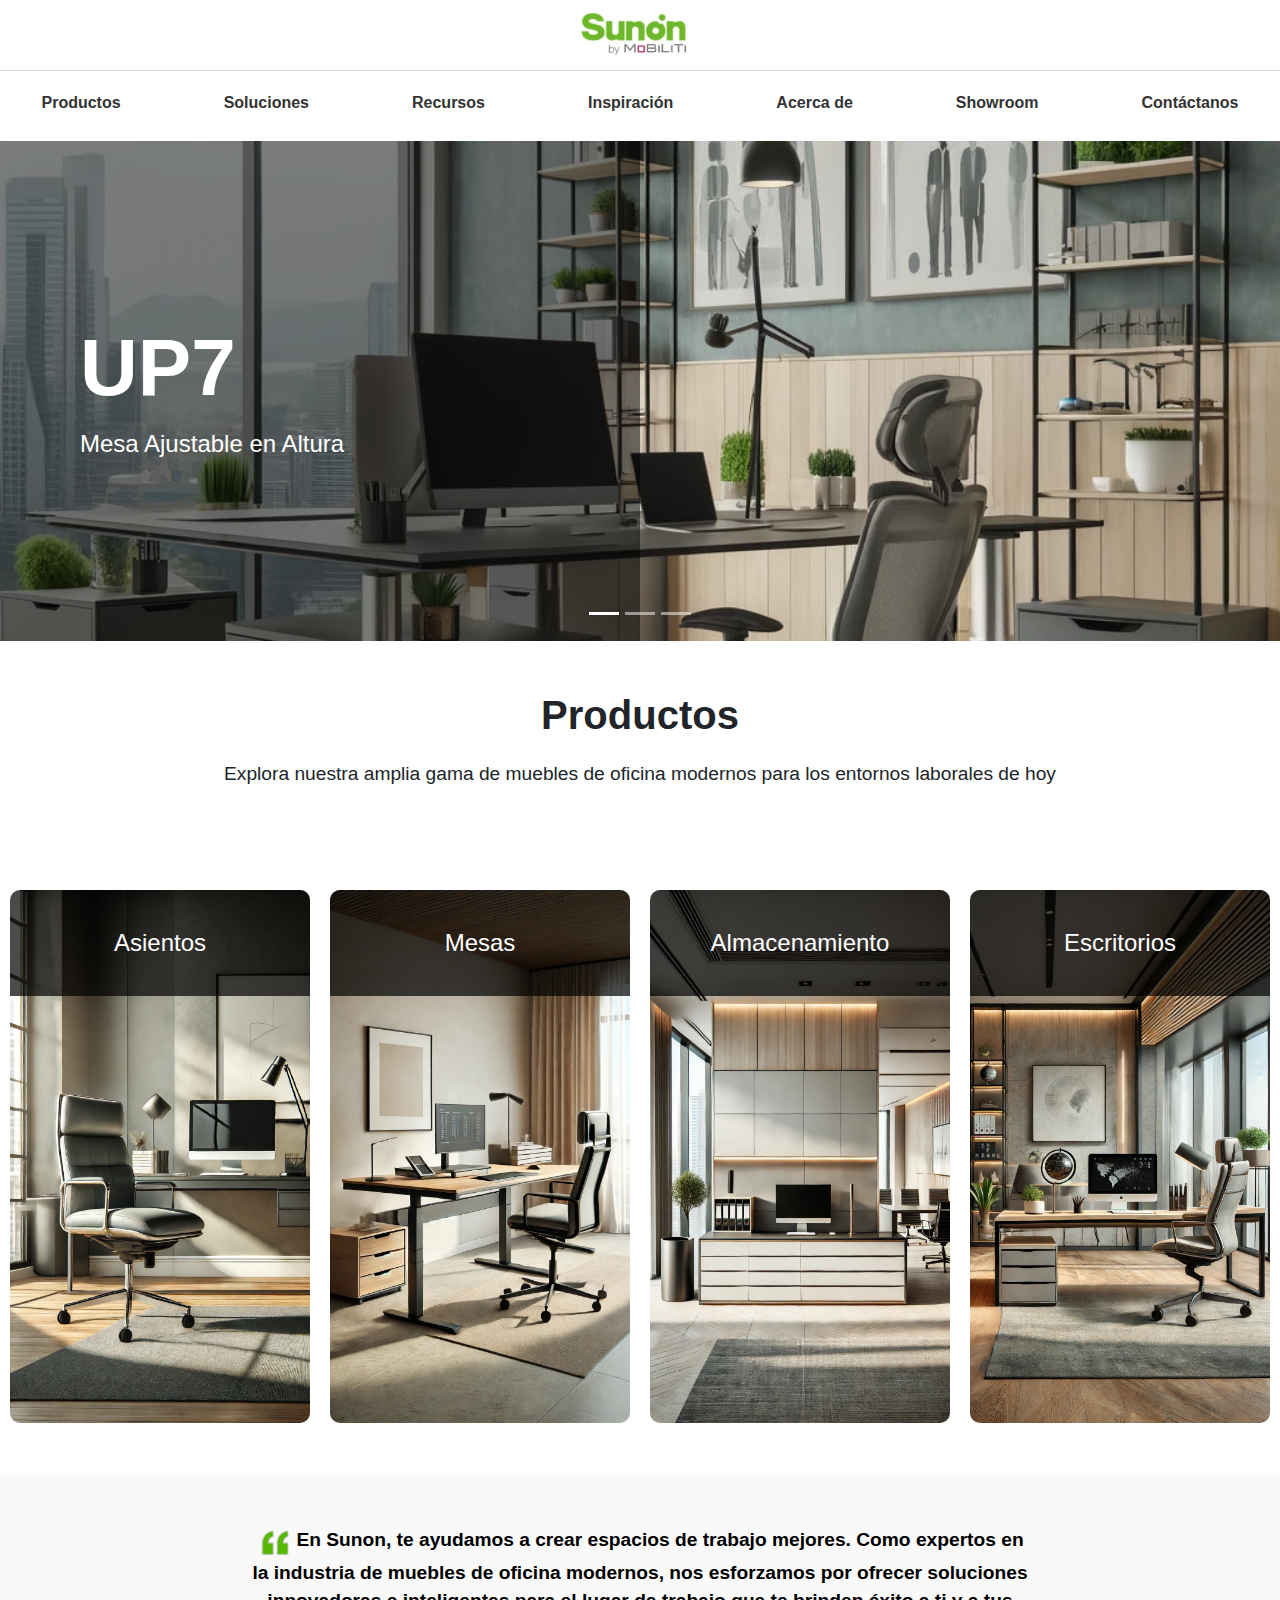
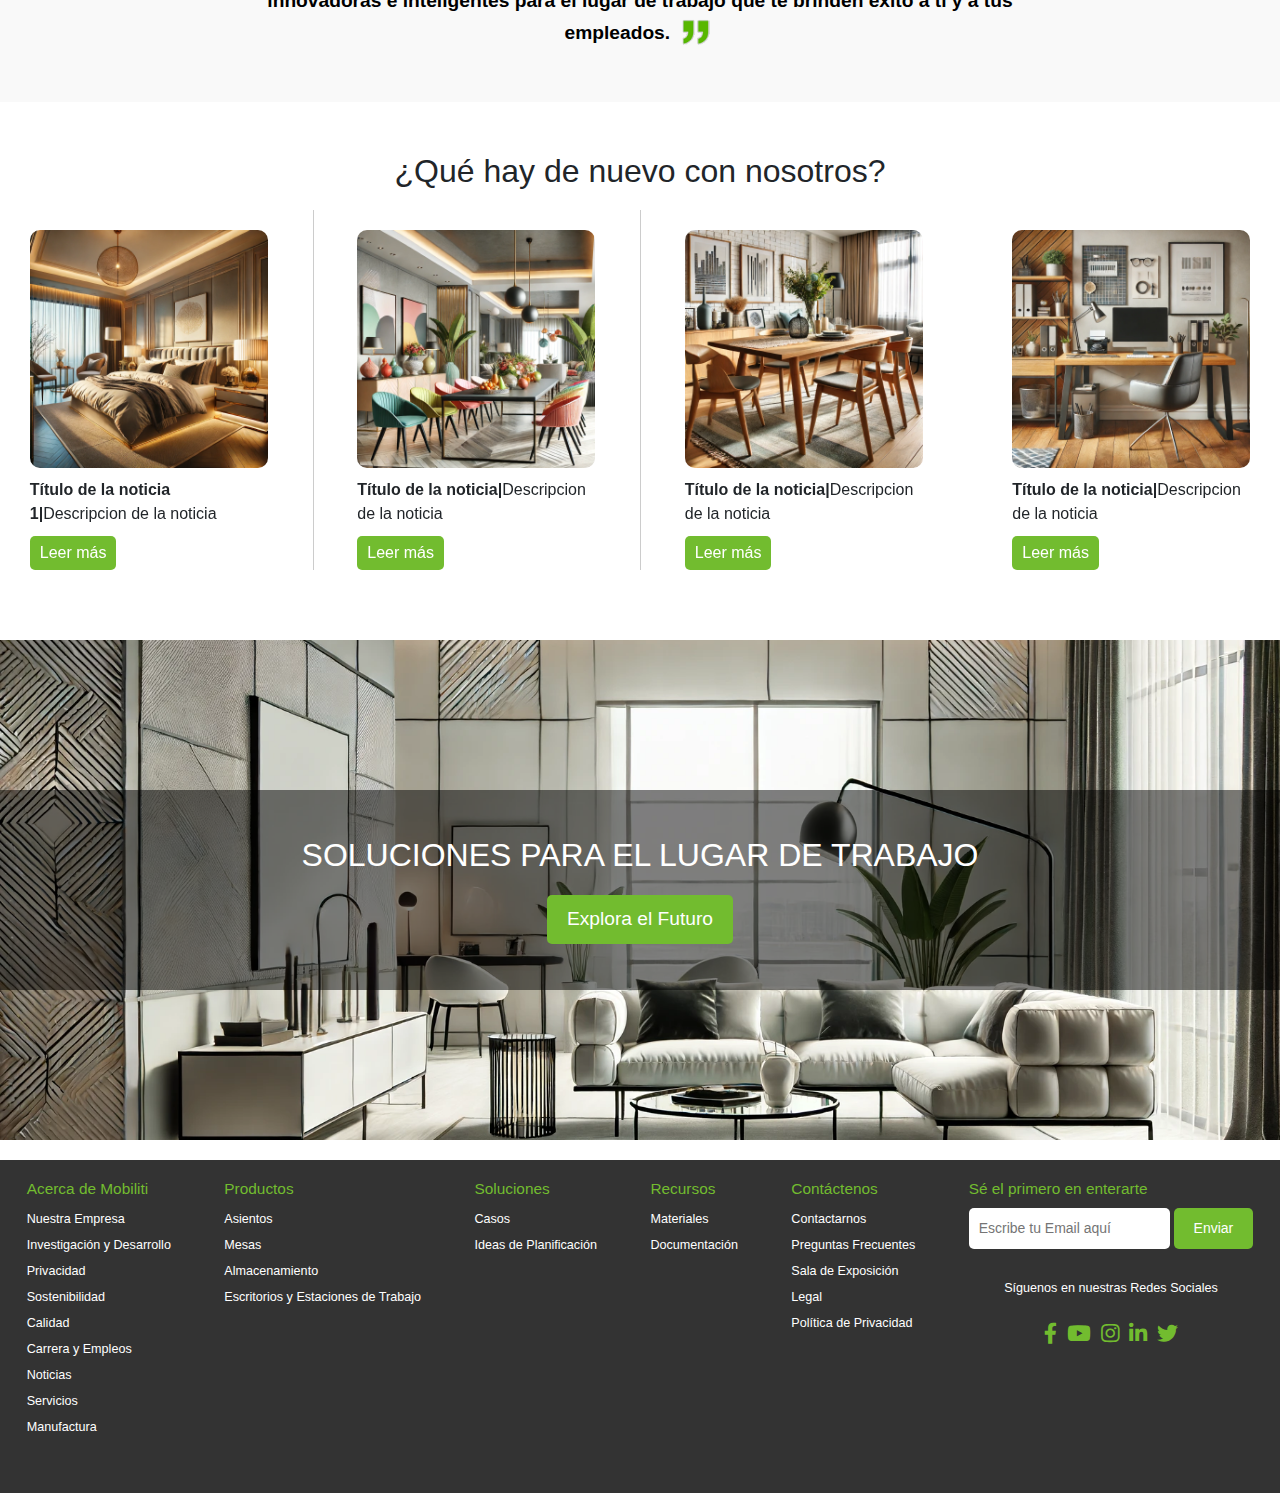
<file: index.html>
<!DOCTYPE html>
<html lang="es">
<head>
    <meta charset="UTF-8">
    <meta name="viewport" content="width=device-width, initial-scale=1.0">
    <title>Mobiliti</title>
    <link rel="stylesheet" href="css/styles.css">
    <link rel="stylesheet" href="https://maxcdn.bootstrapcdn.com/bootstrap/4.5.2/css/bootstrap.min.css">
    <link rel="stylesheet" href="https://cdnjs.cloudflare.com/ajax/libs/font-awesome/5.15.3/css/all.min.css">
</head>
<body>
    <header id="header"></header>

    <section class="hero">
        <div id="carouselExampleIndicators" class="carousel slide" data-ride="carousel">
            <ol class="carousel-indicators">
                <li data-target="#carouselExampleIndicators" data-slide-to="0" class="active"></li>
                <li data-target="#carouselExampleIndicators" data-slide-to="1"></li>
                <li data-target="#carouselExampleIndicators" data-slide-to="2"></li>
            </ol>
            <div class="carousel-inner">
                <div class="carousel-item active">
                    <div class="slide" style="background-image: url('images/Slider1.webp');">
                        <div class="overlay">
                            <div class="overlay-content">
                                <h1>UP7</h1>
                                <p>Mesa Ajustable en Altura</p>
                            </div>
                        </div>
                    </div>
                </div>
                <div class="carousel-item">
                    <div class="slide" style="background-image: url('images/Slider2.webp');">
                        <div class="overlay">
                            <div class="overlay-content">
                                <h1>Title 2</h1>
                                <p>Description 2</p>
                            </div>
                        </div>
                    </div>
                </div>
                <div class="carousel-item">
                    <div class="slide" style="background-image: url('images/Slider3.webp');">
                        <div class="overlay">
                            <div class="overlay-content">
                                <h1>Title 3</h1>
                                <p>Description 3</p>
                            </div>
                        </div>
                    </div>
                </div>
            </div>
            <a class="carousel-control-prev" href="#carouselExampleIndicators" role="button" data-slide="prev">
                <span class="carousel-control-prev-icon" aria-hidden="true"></span>
                <span class="sr-only">Previous</span>
            </a>
            <a class="carousel-control-next" href="#carouselExampleIndicators" role="button" data-slide="next">
                <span class="carousel-control-next-icon" aria-hidden="true"></span>
                <span class="sr-only">Next</span>
            </a>
        </div>
    </section>

    <section class="productos-info">
        <h2>Productos</h2>
        <p>Explora nuestra amplia gama de muebles de oficina modernos para los entornos laborales de hoy</p>
    </section>

    <section class="productos">
        <div class="categoria">
            <div class="categoria-item">
                <img src="images/asientos.jpg" alt="Asientos">
                <div class="overlay">
                    <h3>Asientos</h3>
                </div>
            </div>
            <div class="categoria-item">
                <img src="images/mesas.jpg" alt="Mesas">
                <div class="overlay">
                    <h3>Mesas</h3>
                </div>
            </div>
            <div class="categoria-item">
                <img src="images/almacenamiento.jpg" alt="Almacenamiento">
                <div class="overlay">
                    <h3>Almacenamiento</h3>
                </div>
            </div>
            <div class="categoria-item">
                <img src="images/escritorios.jpg" alt="Escritorios">
                <div class="overlay">
                    <h3>Escritorios</h3>
                </div>
            </div>
        </div>
    </section>

    <section class="about">
        <blockquote>
            <span><img src="images/InicioComillas.png" alt="Inicio comillas" class="comilla inicio">En Sunon, te ayudamos a crear espacios de trabajo mejores. Como expertos en la industria de muebles de oficina modernos, nos esforzamos por ofrecer soluciones innovadoras e inteligentes para el lugar de trabajo que te brinden éxito a ti y a tus empleados. <img src="images/FinComillas.png" alt="Fin comillas" class="comilla fin"></span>
        </blockquote>
    </section>

    <section class="news">
        <h2>¿Qué hay de nuevo con nosotros?</h2>
        <div id="newsCarousel" class="carousel slide" data-ride="carousel">
            <div class="carousel-inner">
                <div class="carousel-item active">
                    <div class="row">
                        <div class="col-md-3">
                            <div class="news-item">
                                <img src="images/news1.jpg" alt="News 1">
                                <p><strong>Título de la noticia 1|</strong>Descripcion de la noticia</p>
                                <a href="#">Leer más</a>
                            </div>
                        </div>
                        <div class="col-md-3">
                            <div class="news-item">
                                <img src="images/news2.jpg" alt="News 2">
                                <p><strong>Título de la noticia|</strong>Descripcion de la noticia</p>
                                <a href="#">Leer más</a>
                            </div>
                        </div>
                        <div class="col-md-3">
                            <div class="news-item">
                                <img src="images/news3.jpg" alt="News 3">
                                <p><strong>Título de la noticia|</strong>Descripcion de la noticia</p>
                                <a href="#">Leer más</a>
                            </div>
                        </div>
                        <div class="col-md-3">
                            <div class="news-item">
                                <img src="images/news4.jpg" alt="News 4">
                                <p><strong>Título de la noticia|</strong>Descripcion de la noticia</p>
                                <a href="#">Leer más</a>
                            </div>
                        </div>
                    </div>
                </div>
                <div class="carousel-item">
                    <div class="row">
                        <div class="col-md-3">
                            <div class="news-item">
                                <img src="images/news5.jpg" alt="News 5">
                                <p><strong>Título de la noticia|</strong>Descripcion de la noticia</p>
                                <a href="#">Leer más</a>
                            </div>
                        </div>
                        <div class="col-md-3">
                            <div class="news-item">
                                <img src="images/news6.jpg" alt="News 6">
                                <p><strong>Título de la noticia|</strong>Descripcion de la noticia</p>
                                <a href="#">Leer más</a>
                            </div>
                        </div>
                        <div class="col-md-3">
                            <div class="news-item">
                                <img src="images/news7.jpg" alt="News 7">
                                <p><strong>Título de la noticia|</strong>Descripcion de la noticia</p>
                                <a href="#">Leer más</a>
                            </div>
                        </div>
                        <div class="col-md-3">
                            <div class="news-item">
                                <img src="images/news8.jpg" alt="News 8">
                                <p><strong>Título de la noticia|</strong>Descripcion de la noticia</p>
                                <a href="#">Leer más</a>
                            </div>
                        </div>
                    </div>
                </div>
            </div>
            <div class="carousel-controls">
                <a class="carousel-control-prev" href="#newsCarousel" role="button" data-slide="prev">
                    <span class="carousel-control-prev-icon" aria-hidden="true"></span>
                    <span class="sr-only">Previous</span>
                </a>
                <a class="carousel-control-next" href="#newsCarousel" role="button" data-slide="next">
                    <span class="carousel-control-next-icon" aria-hidden="true"></span>
                    <span class="sr-only">Next</span>
                </a>
            </div>
        </div>
    </section>
    

    <section class="solutions-hero">
        <div class="solutions-hero-image" style="background-image: url('images/Explora.webp');">
            <div class="solutions-hero-overlay">
                <h2>SOLUCIONES PARA EL LUGAR DE TRABAJO</h2>
                <a href="#" class="solutions-hero-button">Explora el Futuro</a>
            </div>
        </div>
    </section>

    <footer id="footer"></footer>
    

    <script src="https://code.jquery.com/jquery-3.5.1.min.js"></script>
    <script src="https://cdn.jsdelivr.net/npm/@popperjs/core@2.9.2/dist/umd/popper.min.js"></script>
    <script src="https://maxcdn.bootstrapcdn.com/bootstrap/4.5.2/js/bootstrap.min.js"></script>
    <script src="js/main.js"></script>
</body>
</html>
</file>
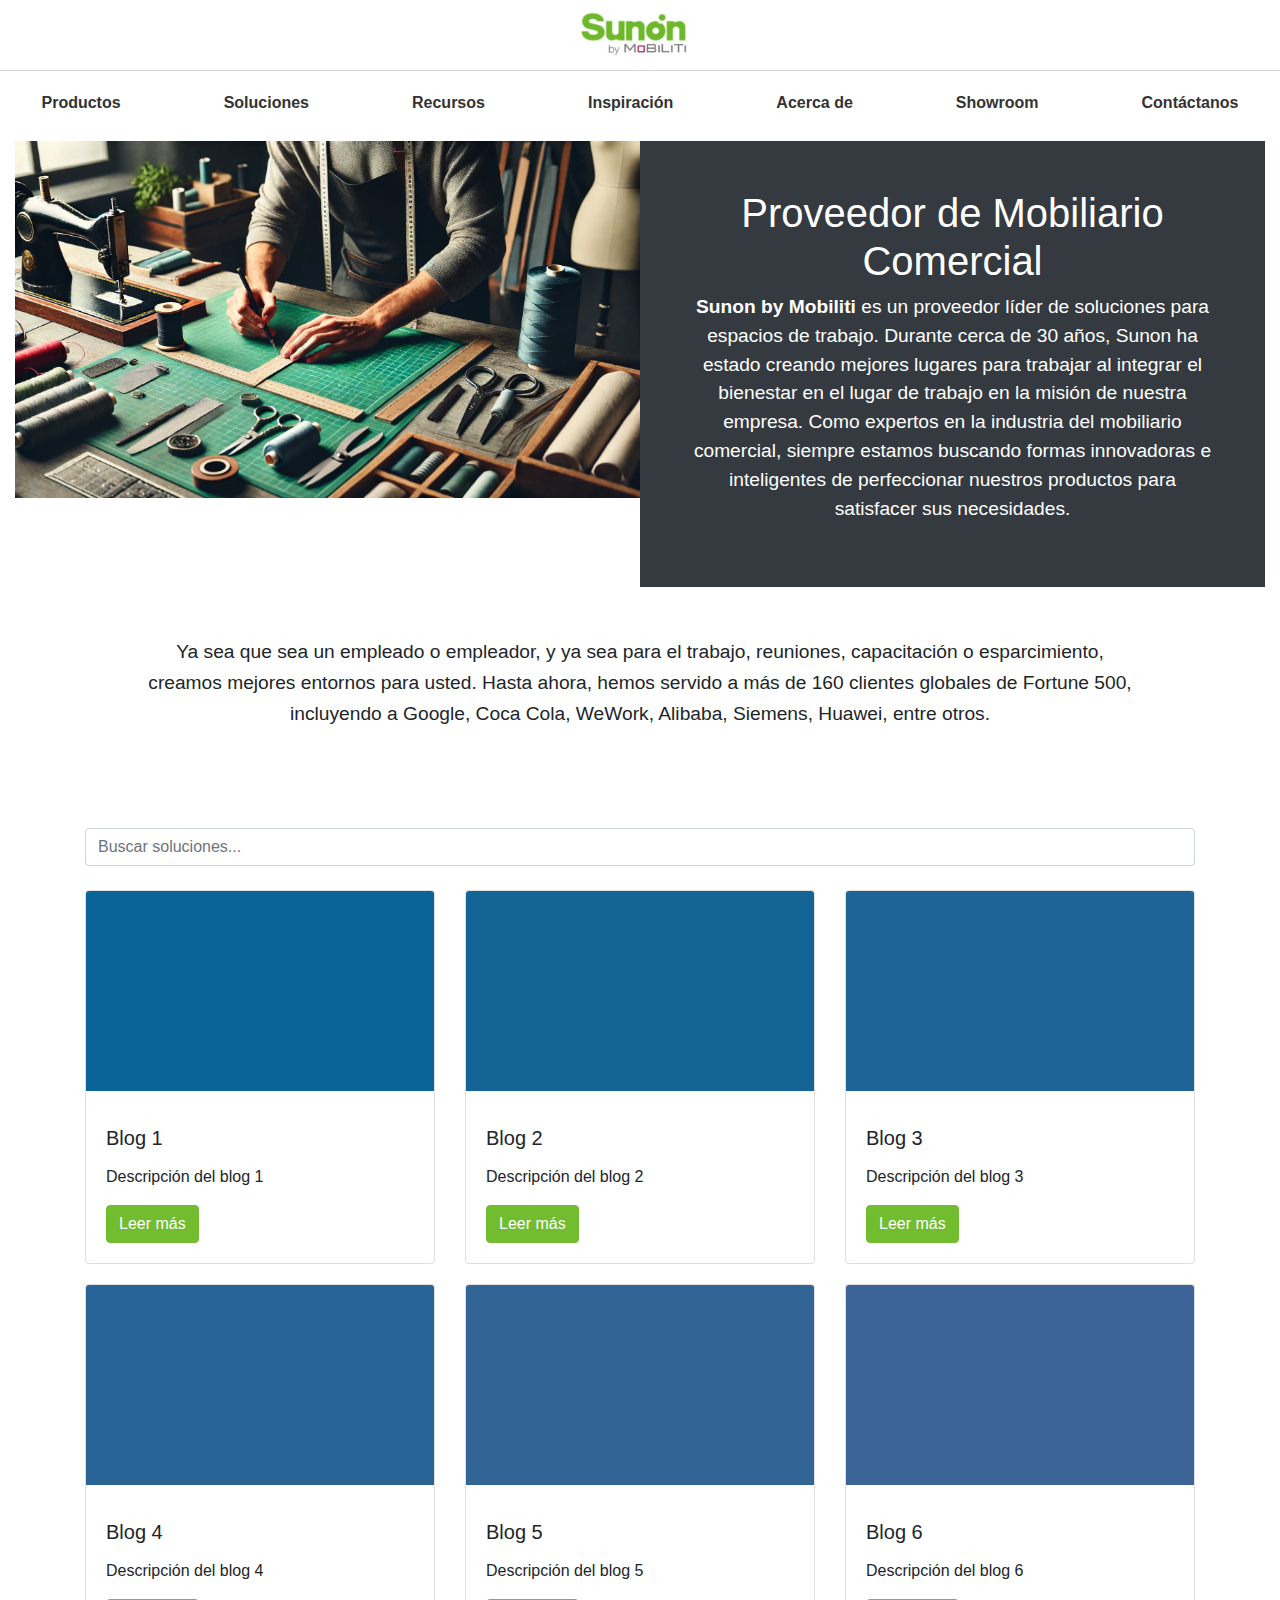
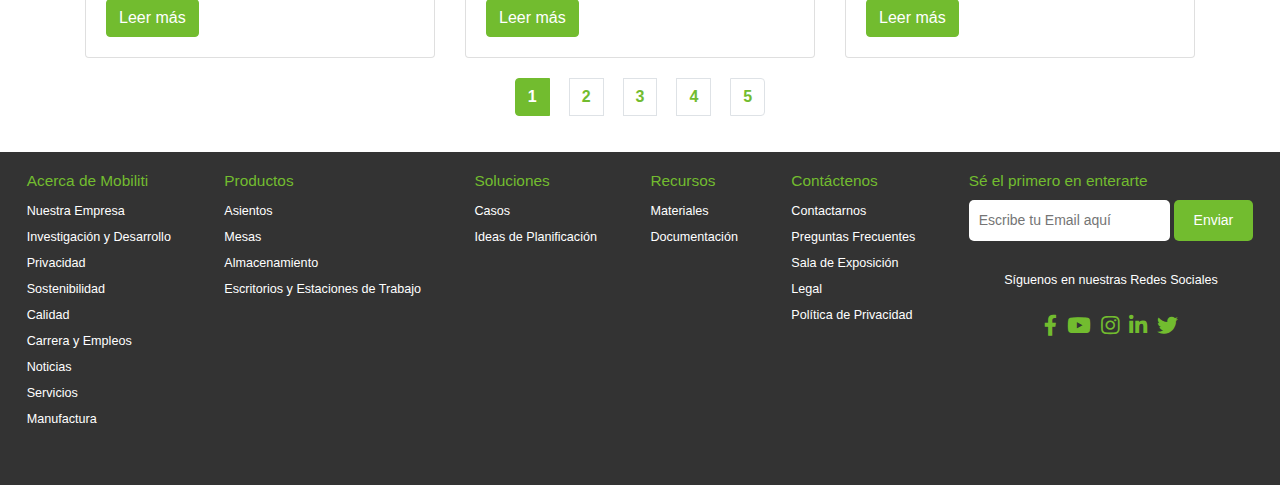
<file: about.html>
<!DOCTYPE html>
<html lang="es">
<head>
    <meta charset="UTF-8">
    <meta name="viewport" content="width=device-width, initial-scale=1.0">
    <title>Mobiliti</title>
    <link rel="stylesheet" href="css/styles.css">
    <link rel="stylesheet" href="https://maxcdn.bootstrapcdn.com/bootstrap/4.5.2/css/bootstrap.min.css">
    <link rel="stylesheet" href="https://cdnjs.cloudflare.com/ajax/libs/font-awesome/5.15.3/css/all.min.css">
    <link rel="stylesheet" href="css/about.css">
</head>
<body>
    <header id="header"></header>

    <div class="container-fluid">
        <div class="row no-gutters">
            <div class="col-md-6">
                <img src="images/about.webp" alt="Workshop" class="img-fluid">
            </div>
            <div class="col-md-6 d-flex align-items-center">
                <div class="hover-box text-center text-white p-5 w-100 h-100">
                    <h2>Proveedor de Mobiliario Comercial</h2>
                    <p><strong>Sunon by Mobiliti</strong> es un proveedor líder de soluciones para espacios de trabajo. Durante cerca de 30 años, Sunon ha estado creando mejores lugares para trabajar al integrar el bienestar en el lugar de trabajo en la misión de nuestra empresa. Como expertos en la industria del mobiliario comercial, siempre estamos buscando formas innovadoras e inteligentes de perfeccionar nuestros productos para satisfacer sus necesidades.</p>
                </div>
            </div>
        </div>
    </div>
    <section class="productos-info">
        <p>Ya sea que sea un empleado o empleador, y ya sea para el trabajo, reuniones, capacitación o esparcimiento, creamos mejores entornos para usted. Hasta ahora, hemos servido a más de 160 clientes globales de Fortune 500, incluyendo a Google, Coca Cola, WeWork, Alibaba, Siemens, Huawei, entre otros.</p>
    </section>

    <div class="container mt-5">
        <div class="row">
            <div class="col-12">
                <input id="search-input" type="text" class="form-control mb-4" placeholder="Buscar soluciones...">
            </div>
        </div>
        <div id="solutions" class="row">
            <!-- Las tarjetas de soluciones se agregarán aquí dinámicamente -->
        </div>
        <div class="row">
            <div class="col-12">
                <nav aria-label="Page navigation">
                    <ul class="pagination justify-content-center">
                        <!-- La paginación se generará aquí dinámicamente -->
                    </ul>
                </nav>
            </div>
        </div>
    </div>

    
    <footer id="footer"></footer>

    <script src="https://code.jquery.com/jquery-3.5.1.slim.min.js"></script>
    <script src="https://cdn.jsdelivr.net/npm/@popperjs/core@2.9.2/dist/umd/popper.min.js"></script>
    <script src="https://maxcdn.bootstrapcdn.com/bootstrap/4.5.2/js/bootstrap.min.js"></script>
    <script src="js/about.js"></script>
    <script src="js/main.js"></script>
</body>
</html>
</file>
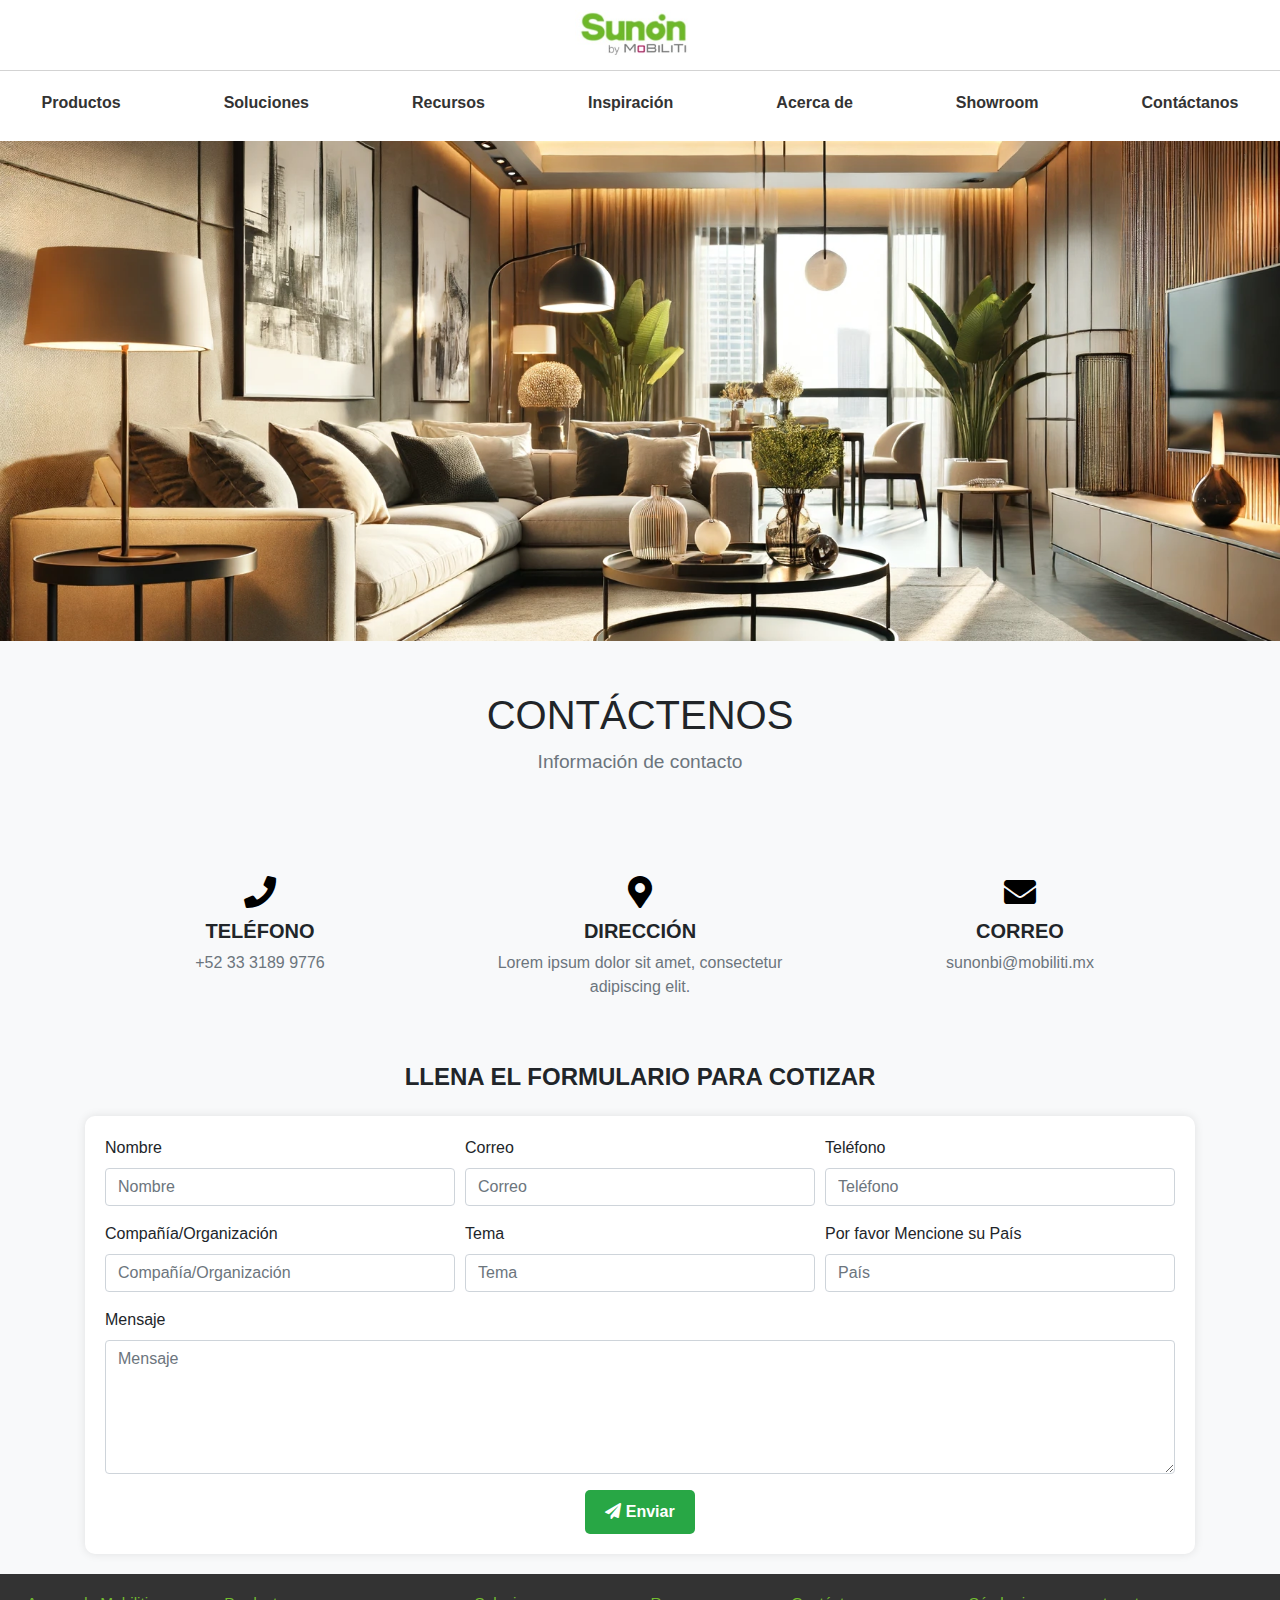
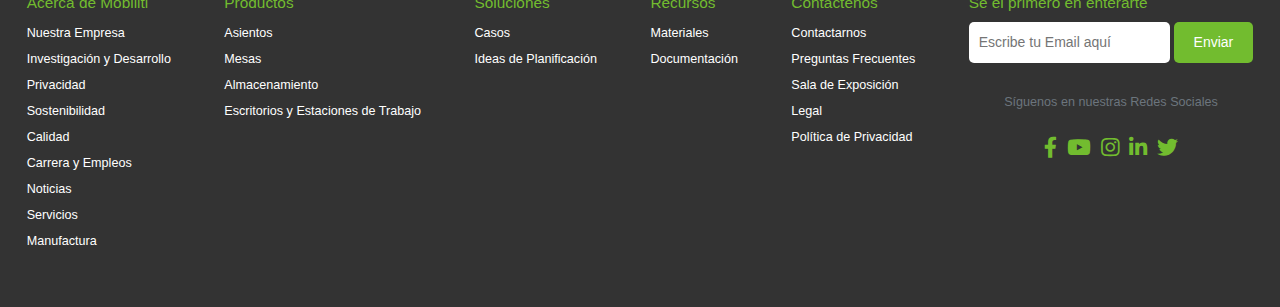
<file: contact.html>
<!DOCTYPE html>
<html lang="es">
<head>
    <meta charset="UTF-8">
    <meta name="viewport" content="width=device-width, initial-scale=1.0">
    <title>Mobiliti</title>
    <link rel="stylesheet" href="css/styles.css">
    <link rel="stylesheet" href="https://maxcdn.bootstrapcdn.com/bootstrap/4.5.2/css/bootstrap.min.css">
    <link rel="stylesheet" href="https://cdnjs.cloudflare.com/ajax/libs/font-awesome/5.15.3/css/all.min.css">
    <link rel="stylesheet" href="css/contact.css">
</head>
<body>
    <header id="header"></header>

    <section class="hero">
        <div id="carouselExampleIndicators" class="carousel slide" data-ride="carousel">
            <div class="carousel-inner">
                <div class="carousel-item active">
                    <div class="slide" style="background-image: url('images/productos.webp');">                       
                    </div>
                </div>
            </div>
        </div>
    </section>

    <section class="productos-info">
        <h1>CONTÁCTENOS</h1>
        <p>Información de contacto</p>
    </section>

    <div class="container mt-5">
        <div class="row text-center">
            <div class="col-md-4">
                <i class="fas fa-phone fa-2x"></i>
                <h5 class="mt-2">TELÉFONO</h5>
                <p>+52 33 3189 9776</p>
            </div>
            <div class="col-md-4">
                <i class="fas fa-map-marker-alt fa-2x"></i>
                <h5 class="mt-2">DIRECCIÓN</h5>
                <p>Lorem ipsum dolor sit amet, consectetur adipiscing elit.</p>
            </div>
            <div class="col-md-4">
                <i class="fas fa-envelope fa-2x"></i>
                <h5 class="mt-2">CORREO</h5>
                <p>sunonbi@mobiliti.mx</p>
            </div>
        </div>
    </div>

    <div class="container mt-5">
        <h2 class="text-center mb-4">LLENA EL FORMULARIO PARA COTIZAR</h2>
        <form id="contactForm">
            <div class="form-row">
                <div class="form-group col-md-4">
                    <label for="name">Nombre</label>
                    <input type="text" class="form-control" id="name" placeholder="Nombre">
                </div>
                <div class="form-group col-md-4">
                    <label for="email">Correo</label>
                    <input type="email" class="form-control" id="email" placeholder="Correo">
                </div>
                <div class="form-group col-md-4">
                    <label for="phone">Teléfono</label>
                    <input type="tel" class="form-control" id="phone" placeholder="Teléfono">
                </div>
            </div>
            <div class="form-row">
                <div class="form-group col-md-4">
                    <label for="company">Compañía/Organización</label>
                    <input type="text" class="form-control" id="company" placeholder="Compañía/Organización">
                </div>
                <div class="form-group col-md-4">
                    <label for="subject">Tema</label>
                    <input type="text" class="form-control" id="subject" placeholder="Tema">
                </div>
                <div class="form-group col-md-4">
                    <label for="country">Por favor Mencione su País</label>
                    <input type="text" class="form-control" id="country" placeholder="País">
                </div>
            </div>
            <div class="form-group">
                <label for="message">Mensaje</label>
                <textarea class="form-control" id="message" rows="5" placeholder="Mensaje"></textarea>
            </div>
            <div class="text-center">
                <button type="submit" class="btn btn-success"><i class="fas fa-paper-plane"></i> Enviar</button>
            </div>
        </form>
    </div>
    

    
    <footer id="footer"></footer>

    <script src="https://code.jquery.com/jquery-3.5.1.slim.min.js"></script>
    <script src="https://cdn.jsdelivr.net/npm/@popperjs/core@2.9.2/dist/umd/popper.min.js"></script>
    <script src="https://maxcdn.bootstrapcdn.com/bootstrap/4.5.2/js/bootstrap.min.js"></script>
    <script src="js/main.js"></script>
</body>
</html>
</file>
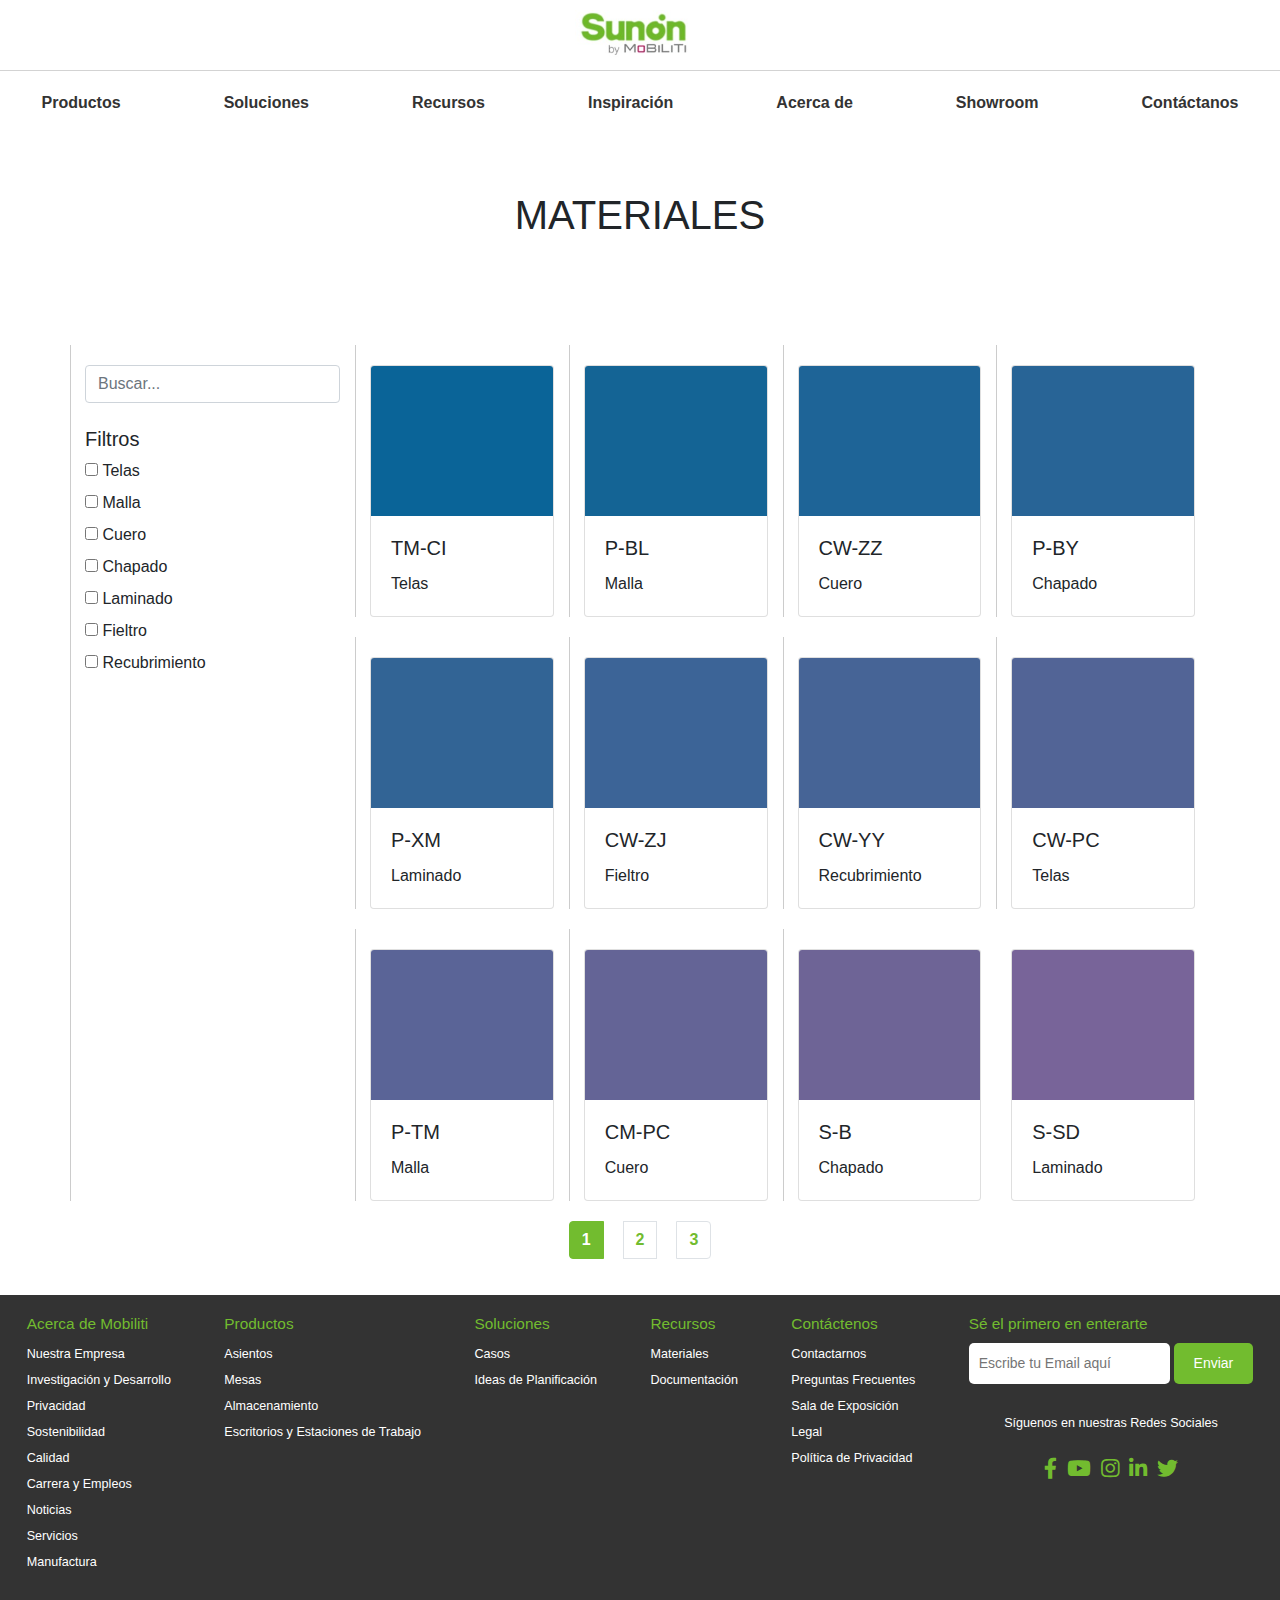
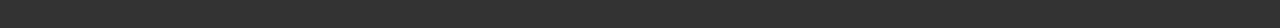
<file: materials.html>
<!DOCTYPE html>
<html lang="es">
<head>
    <meta charset="UTF-8">
    <meta name="viewport" content="width=device-width, initial-scale=1.0">
    <title>Mobiliti</title>
    <link rel="stylesheet" href="css/styles.css">
    <link rel="stylesheet" href="https://maxcdn.bootstrapcdn.com/bootstrap/4.5.2/css/bootstrap.min.css">
    <link rel="stylesheet" href="https://cdnjs.cloudflare.com/ajax/libs/font-awesome/5.15.3/css/all.min.css">
    <link rel="stylesheet" href="css/materials.css">
</head>
<body>
    <header id="header"></header>

    <section class="productos-info">
        <h1>MATERIALES</h1>
    </section>

    <div class="container mt-5">
        <div class="row">
            <div class="col-md-3 filter-section">
                <input id="search-input" type="text" class="form-control mb-4" placeholder="Buscar...">
                <h5>Filtros</h5>
                <div>
                    <input type="checkbox" id="filtro-telas" value="Telas">
                    <label for="filtro-telas"> Telas</label><br>
                    <input type="checkbox" id="filtro-malla" value="Malla">
                    <label for="filtro-malla"> Malla</label><br>
                    <input type="checkbox" id="filtro-cuero" value="Cuero">
                    <label for="filtro-cuero"> Cuero</label><br>
                    <input type="checkbox" id="filtro-chapado" value="Chapado">
                    <label for="filtro-chapado"> Chapado</label><br>
                    <input type="checkbox" id="filtro-laminado" value="Laminado">
                    <label for="filtro-laminado"> Laminado</label><br>
                    <input type="checkbox" id="filtro-fieltro" value="Fieltro">
                    <label for="filtro-fieltro"> Fieltro</label><br>
                    <input type="checkbox" id="filtro-recubrimiento" value="Recubrimiento">
                    <label for="filtro-recubrimiento"> Recubrimiento</label><br>
                </div>
            </div>
            <div class="col-md-9">
                <div id="materials" class="row">
                    <!-- Las tarjetas de materiales se agregarán aquí dinámicamente -->
                </div>             
            </div>
            <div class="col-12">
                <nav aria-label="Page navigation">
                    <ul class="pagination justify-content-center">
                        <!-- La paginación se generará aquí dinámicamente -->
                    </ul>
                </nav>
            </div>
        </div>
    </div>

    
    <footer id="footer"></footer>

    <script src="https://code.jquery.com/jquery-3.5.1.slim.min.js"></script>
    <script src="https://cdn.jsdelivr.net/npm/@popperjs/core@2.9.2/dist/umd/popper.min.js"></script>
    <script src="https://maxcdn.bootstrapcdn.com/bootstrap/4.5.2/js/bootstrap.min.js"></script>
    <script src="js/materials.js"></script>
    <script src="js/main.js"></script>
</body>
</html>
</file>
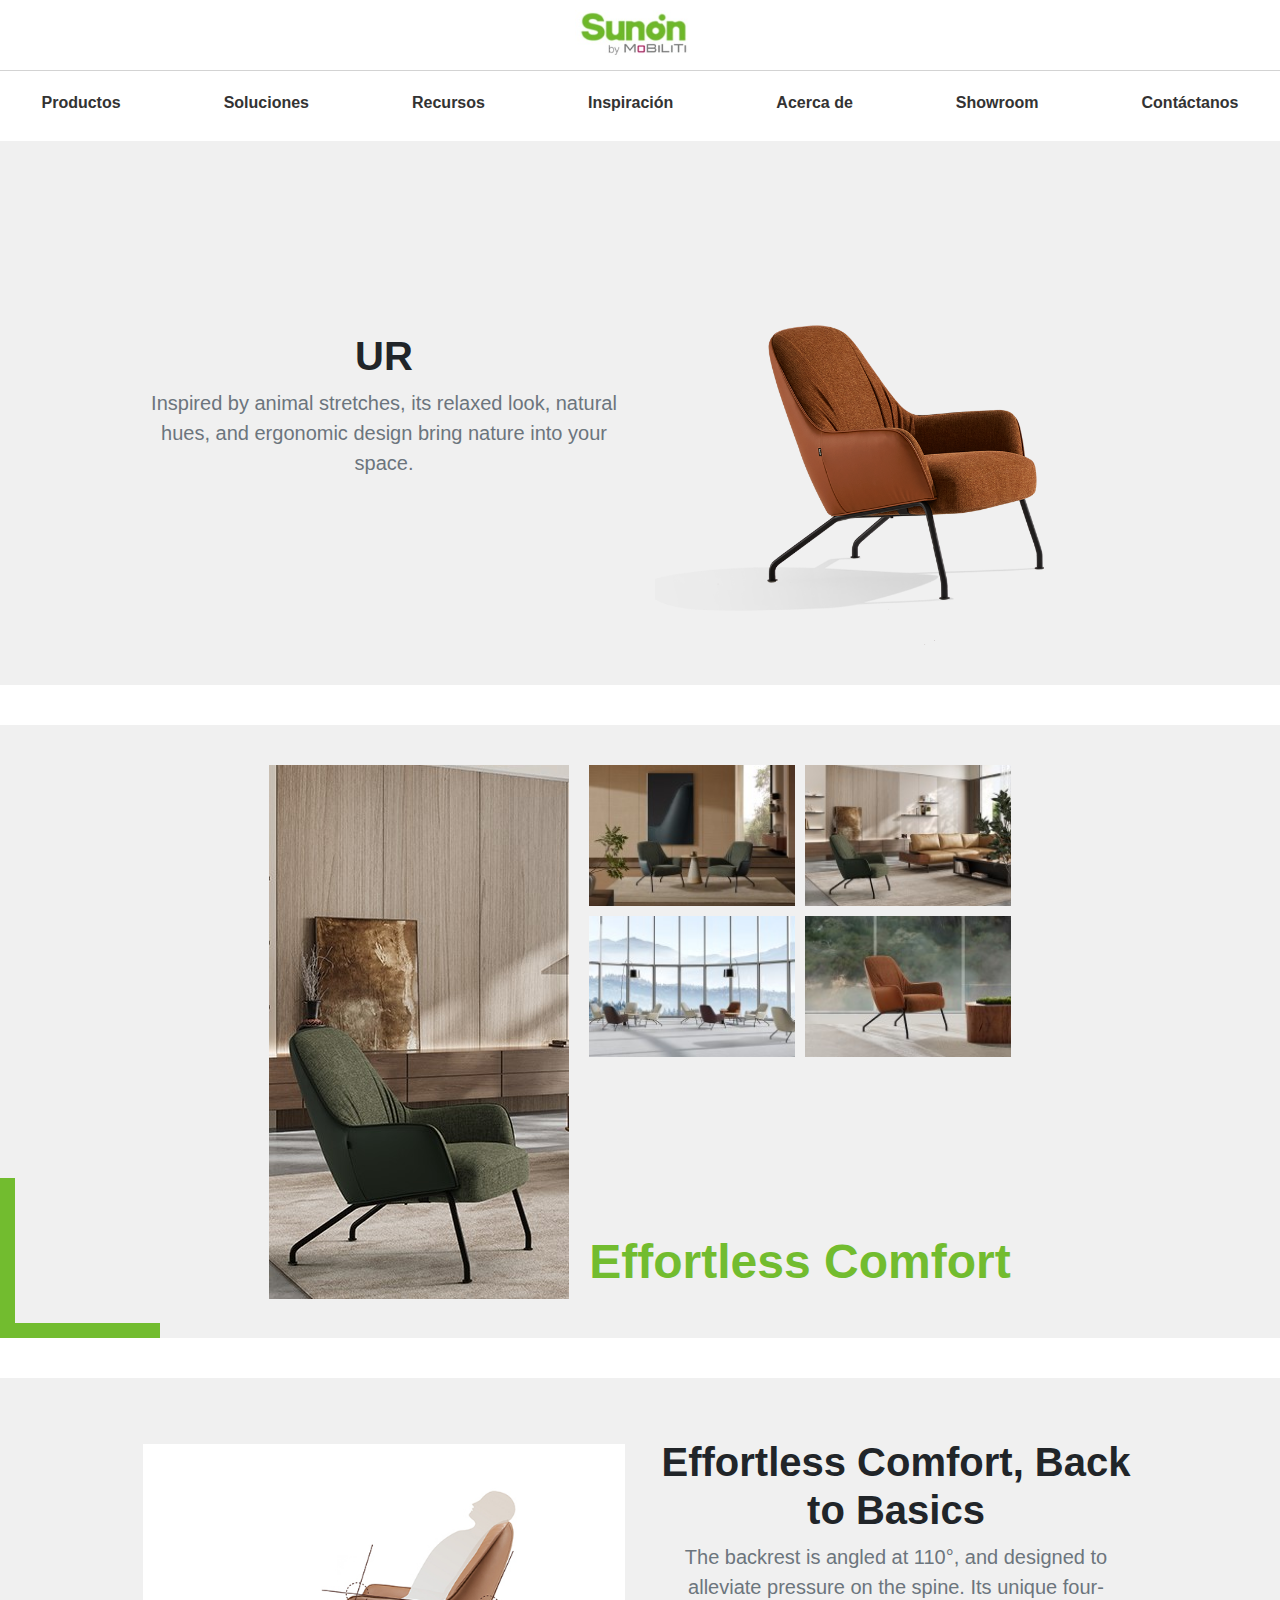
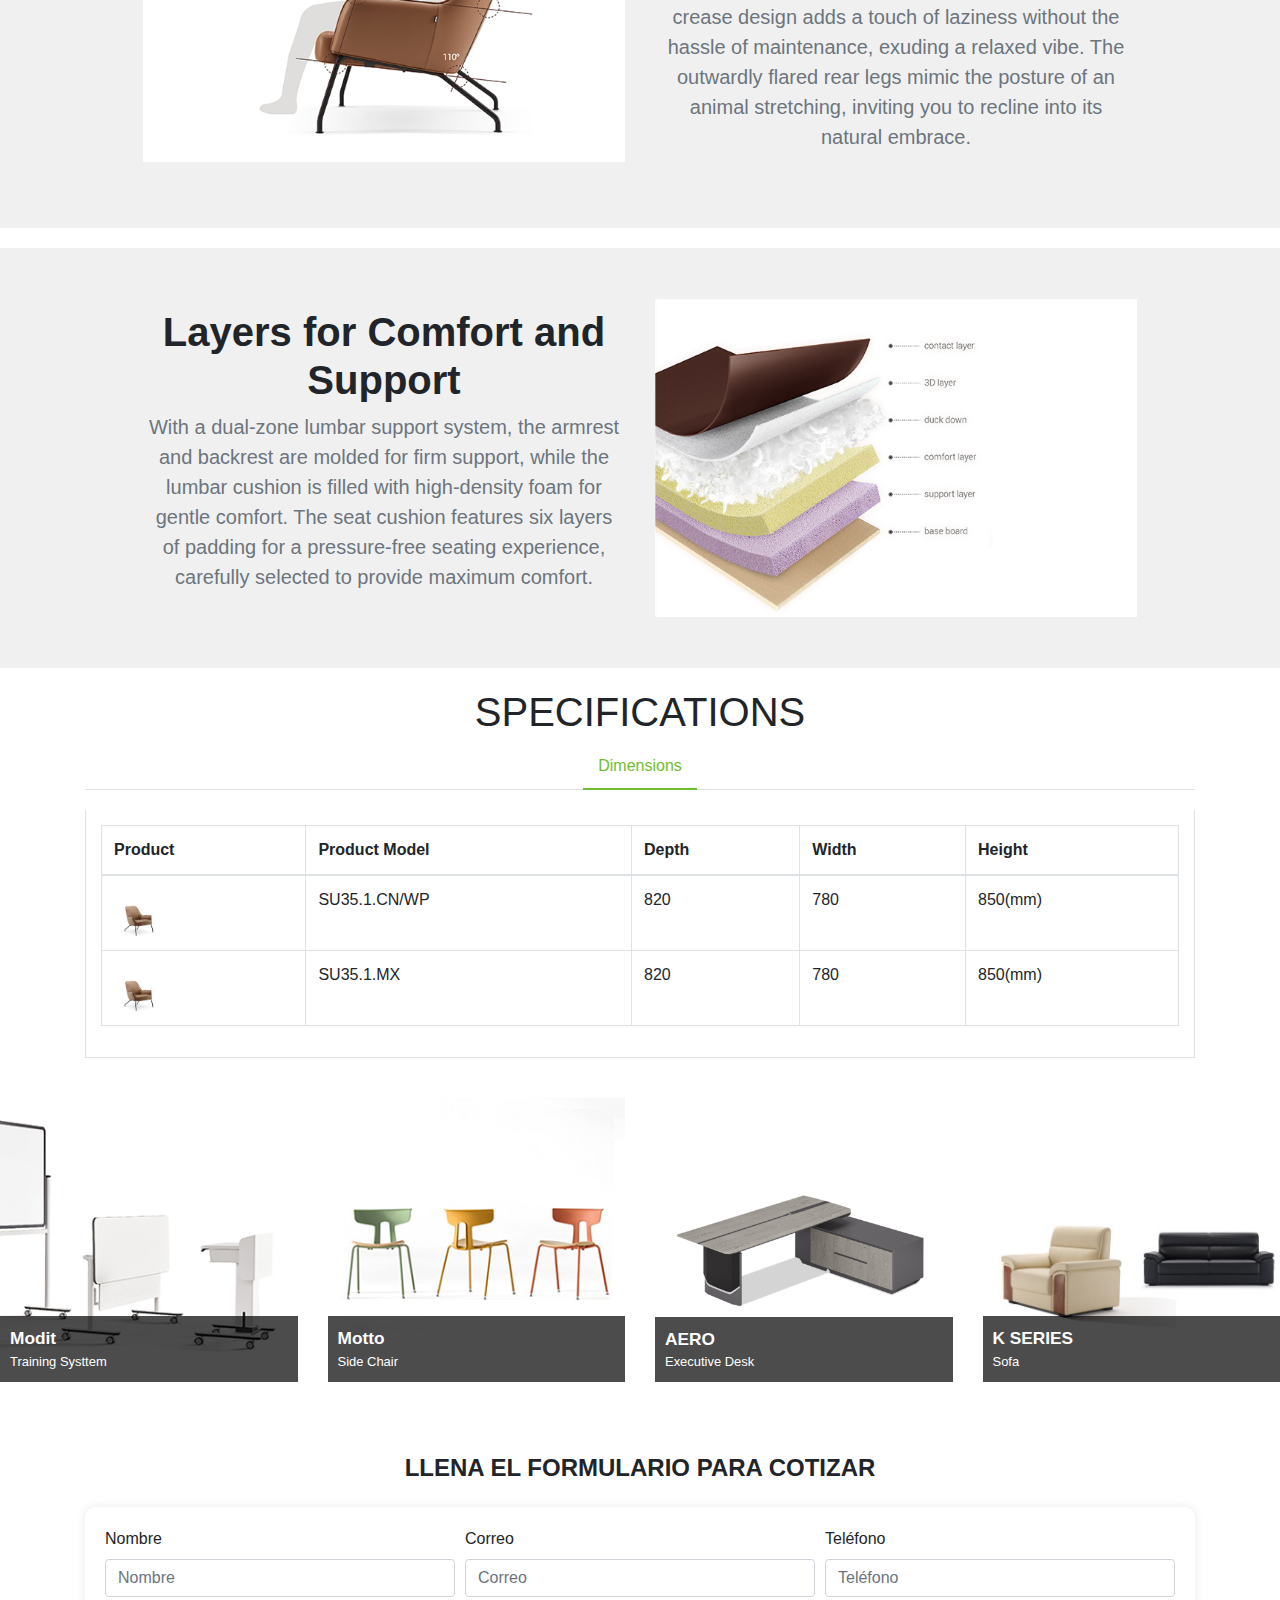
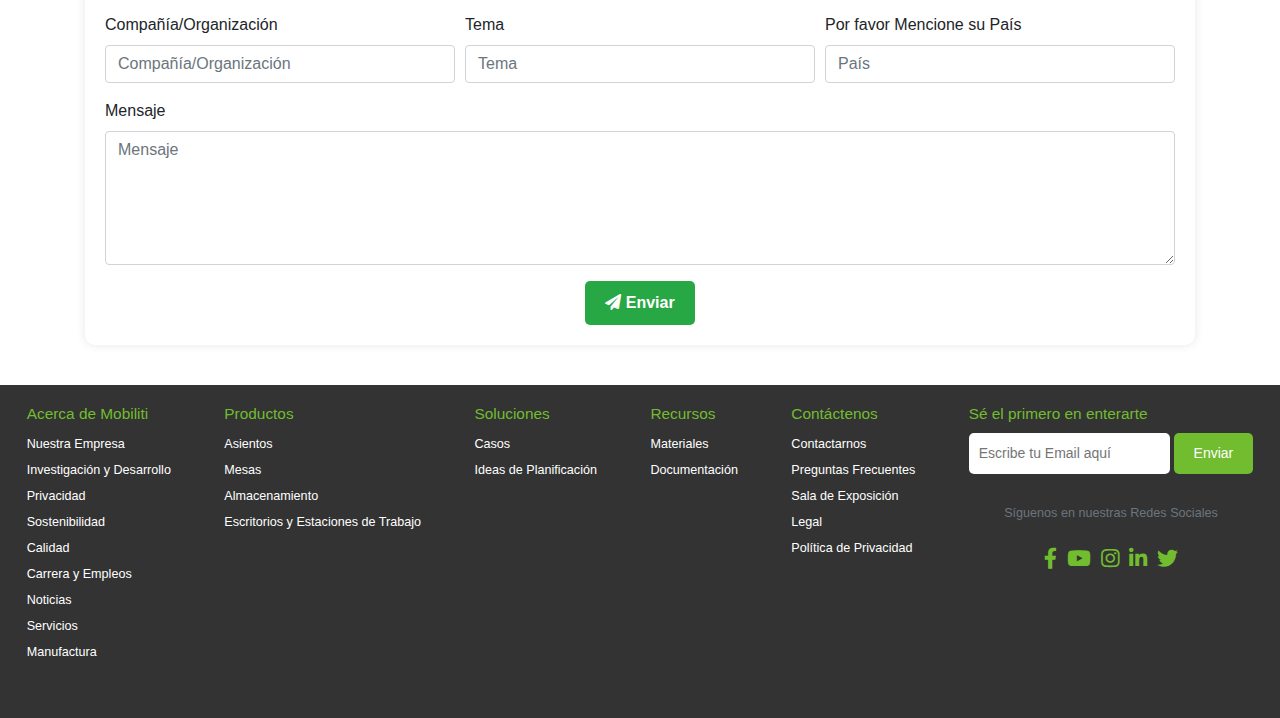
<file: prod1.html>
<!DOCTYPE html>
<html lang="es">
<head>
    <meta charset="UTF-8">
    <meta name="viewport" content="width=device-width, initial-scale=1.0">
    <title>Mobiliti</title>
    <link rel="stylesheet" href="css/styles.css">
    <link rel="stylesheet" href="https://maxcdn.bootstrapcdn.com/bootstrap/4.5.2/css/bootstrap.min.css">
    <link rel="stylesheet" href="https://cdnjs.cloudflare.com/ajax/libs/font-awesome/5.15.3/css/all.min.css">
    <link rel="stylesheet" href="css/prod.css">
</head>
<body>
    <header id="header"></header>

    <div class="container-fluid section">
        <div class="content-wrapper row">
            <div class="col-md-6 text-content">
                <h2>UR</h2>
                <p>Inspired by animal stretches, its relaxed look, natural hues, and ergonomic design bring nature into your space.</p>
            </div>
            <div class="col-md-6 image-content">
                <img src="images/Prod1/17134245702921zx76g.png" alt="Ergonomic Task Chair" class="img-fluid">
            </div>
        </div>
    </div>
    
    <div class="container-product section-product">
        <div class="left-image">
            <img src="images/Prod1/cortada.jpg" alt="Ejemplo de Imagen">
        </div> 
        <div class="right-section">
            <div class="grid">
                <img src="images/Prod1/product1.jpg" alt="Imagen 1">
                <img src="images/Prod1/product2.jpg" alt="Imagen 2">
                <img src="images/Prod1/product3.jpg" alt="Imagen 3">
                <img src="images/Prod1/product4.jpg" alt="Imagen 4">
            </div>
            <div class="title">Effortless Comfort</div>
        </div>
    </div>

    <div class="container-fluid section inverted">
        <div class="content-wrapper row">
            <div class="col-md-6 image-content">
                <img src="images/Prod1/17134246734723gve8w.jpg" alt="Ergonomic Task Chair" class="img-fluid">
            </div>
            <div class="col-md-6 text-content">
                <h2>Effortless Comfort, Back to Basics</h2>
                <p>The backrest is angled at 110°, and designed to alleviate pressure on the spine. Its unique four-crease design adds a touch of laziness without the hassle of maintenance, exuding a relaxed vibe. The outwardly flared rear legs mimic the posture of an animal stretching, inviting you to recline into its natural embrace.</p>
            </div>
        </div>
    </div>
    <div class="container-fluid section">
        <div class="content-wrapper row">
            <div class="col-md-6 text-content">
                <h2>Layers for Comfort and Support</h2>
                <p>With a dual-zone lumbar support system, the armrest and backrest are molded for firm support, while the lumbar cushion is filled with high-density foam for gentle comfort. The seat cushion features six layers of padding for a pressure-free seating experience, carefully selected to provide maximum comfort.</p>
            </div>
            <div class="col-md-6 image-content">
                <img src="images/Prod1/telas.jpg" alt="Ergonomic Task Chair" class="img-fluid">
            </div>
        </div>
    </div>

    <div class="container">
        <h1 class="text-center">SPECIFICATIONS</h1>
        <ul class="nav nav-tabs justify-content-center" id="myTab" role="tablist">
            <li class="nav-item">
                <a class="nav-link active" id="dimensions-tab" data-toggle="tab" href="#dimensions" role="tab" aria-controls="dimensions" aria-selected="true">Dimensions</a>
            </li>
        </ul>
        <div class="tab-content table-container" id="myTabContent">
            <div class="tab-pane fade show active" id="dimensions" role="tabpanel" aria-labelledby="dimensions-tab">
                <table class="table table-bordered">
                    <thead>
                        <tr>
                            <th>Product</th>
                            <th>Product Model</th>
                            <th>Depth</th>
                            <th>Width</th>
                            <th>Height</th>
                        </tr>
                    </thead>
                    <tbody>
                        <tr>
                            <td><img src="images/Prod1/1501.jpg" alt="Product 1" width="50"></td>
                            <td>SU35.1.CN/WP</td>
                            <td>820</td>
                            <td>780</td>
                            <td>850(mm)</td>
                        </tr>
                        <tr>
                            <td><img src="images/Prod1/1501.jpg" alt="Product 2" width="50"></td>
                            <td>SU35.1.MX</td>
                            <td>820</td>
                            <td>780</td>
                            <td>850(mm)</td>
                        </tr>
                    </tbody>
                </table>
            </div>
        </div>
    </div>
    <div class="row">
        <div class="col-12">
            <div class="mosaico row">
                <div class="col-lg-3 col-md-4 col-sm-6 mb-4">
                    <div class="item">
                        <img src="images/Prod1/1.jpg" alt="Imagen 1">
                        <div class="item-info">
                            <div class="titulo">Modit</div>
                            <div class="descripcion">Training Systtem</div>
                        </div>
                    </div>
                </div>
                <div class="col-lg-3 col-md-4 col-sm-6 mb-4">
                    <div class="item">
                        <img src="images/Prod1/2.jpg" alt="Imagen 2">
                        <div class="item-info">
                            <div class="titulo">Motto</div>
                            <div class="descripcion">Side Chair</div>
                        </div>
                    </div>
                </div>
                <div class="col-lg-3 col-md-4 col-sm-6 mb-4">
                    <div class="item">
                        <img src="images/Prod1/3.jpg" alt="Imagen 3">
                        <div class="item-info">
                            <div class="titulo">AERO</div>
                            <div class="descripcion">Executive Desk</div>
                        </div>
                    </div>
                </div>
                <div class="col-lg-3 col-md-4 col-sm-6 mb-4">
                    <div class="item">
                        <img src="images/Prod1/4.jpg" alt="Imagen 4">
                        <div class="item-info">
                            <div class="titulo">K SERIES</div>
                            <div class="descripcion">Sofa</div>
                        </div>
                    </div>
                </div>                   
            </div>
        </div>
    </div>
</div>
<div class="container mt-5">
    <h2 class="text-center mb-4">LLENA EL FORMULARIO PARA COTIZAR</h2>
    <form id="contactForm">
        <div class="form-row">
            <div class="form-group col-md-4">
                <label for="name">Nombre</label>
                <input type="text" class="form-control" id="name" placeholder="Nombre">
            </div>
            <div class="form-group col-md-4">
                <label for="email">Correo</label>
                <input type="email" class="form-control" id="email" placeholder="Correo">
            </div>
            <div class="form-group col-md-4">
                <label for="phone">Teléfono</label>
                <input type="tel" class="form-control" id="phone" placeholder="Teléfono">
            </div>
        </div>
        <div class="form-row">
            <div class="form-group col-md-4">
                <label for="company">Compañía/Organización</label>
                <input type="text" class="form-control" id="company" placeholder="Compañía/Organización">
            </div>
            <div class="form-group col-md-4">
                <label for="subject">Tema</label>
                <input type="text" class="form-control" id="subject" placeholder="Tema">
            </div>
            <div class="form-group col-md-4">
                <label for="country">Por favor Mencione su País</label>
                <input type="text" class="form-control" id="country" placeholder="País">
            </div>
        </div>
        <div class="form-group">
            <label for="message">Mensaje</label>
            <textarea class="form-control" id="message" rows="5" placeholder="Mensaje"></textarea>
        </div>
        <div class="text-center">
            <button type="submit" class="btn btn-success"><i class="fas fa-paper-plane"></i> Enviar</button>
        </div>
    </form>
</div>

    <footer id="footer"></footer>

    <script src="https://code.jquery.com/jquery-3.5.1.slim.min.js"></script>
    <script src="https://cdn.jsdelivr.net/npm/@popperjs/core@2.9.2/dist/umd/popper.min.js"></script>
    <script src="https://maxcdn.bootstrapcdn.com/bootstrap/4.5.2/js/bootstrap.min.js"></script>
    <script src="js/main.js"></script>
</body>
</html>
</file>
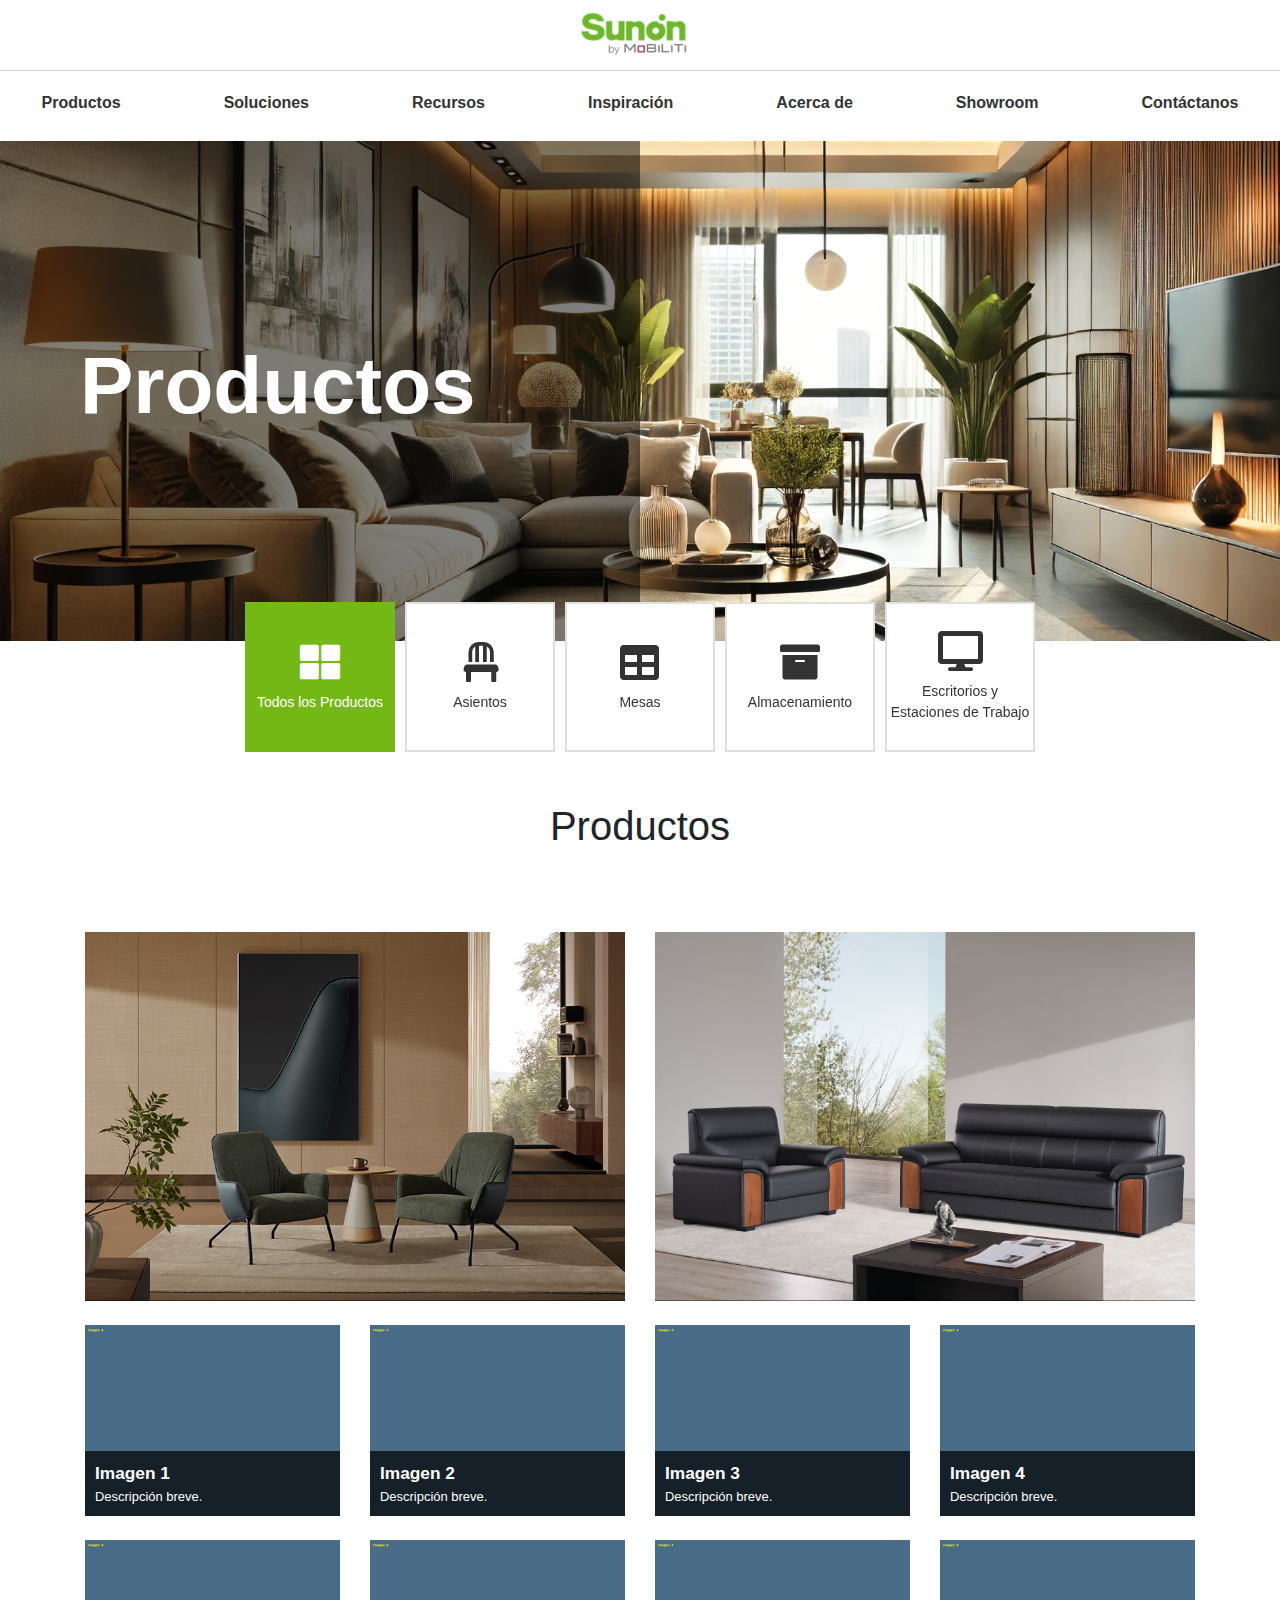
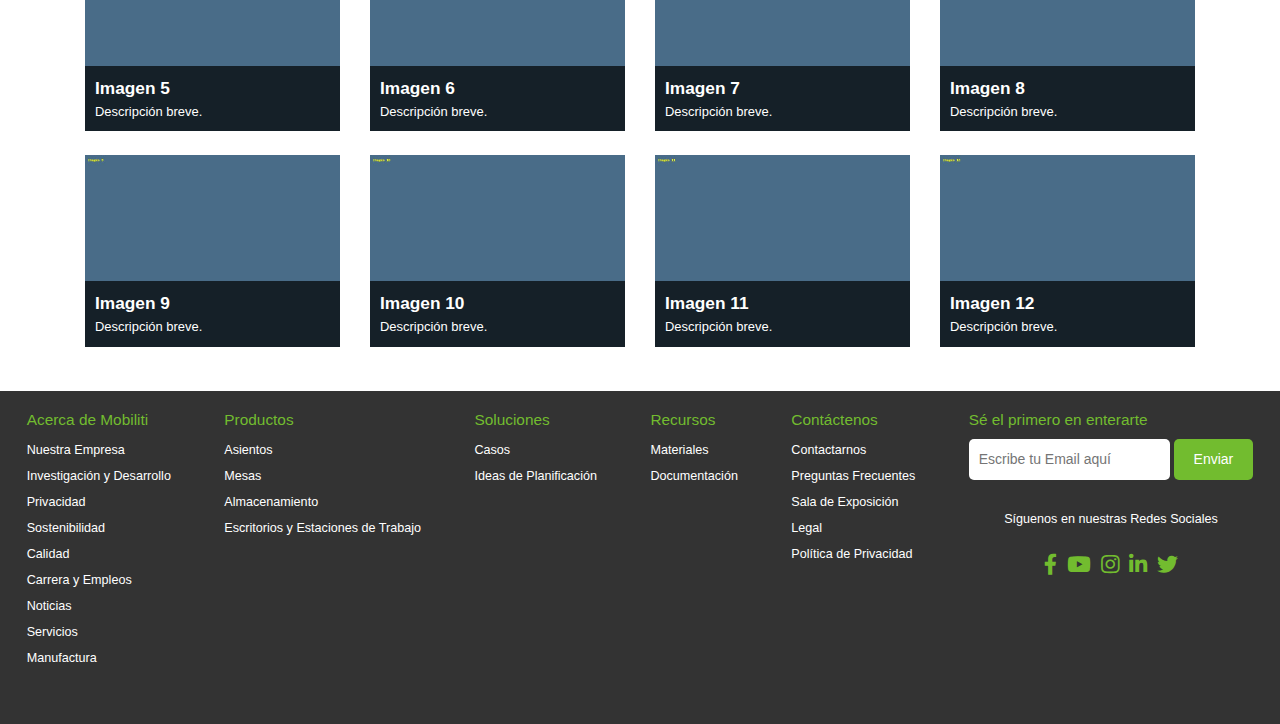
<file: product.html>
<!DOCTYPE html>
<html lang="es">
<head>
    <meta charset="UTF-8">
    <meta name="viewport" content="width=device-width, initial-scale=1.0">
    <title>Mobiliti</title>
    <link rel="stylesheet" href="css/styles.css">
    <link rel="stylesheet" href="https://maxcdn.bootstrapcdn.com/bootstrap/4.5.2/css/bootstrap.min.css">
    <link rel="stylesheet" href="https://cdnjs.cloudflare.com/ajax/libs/font-awesome/5.15.3/css/all.min.css">
    <link rel="stylesheet" href="css/product.css">
</head>
<body>
    <header id="header"></header>

    <section class="hero">
        <div id="carouselExampleIndicators" class="carousel slide" data-ride="carousel">
            <div class="carousel-inner">
                <div class="carousel-item active">
                    <div class="slide" style="background-image: url('images/productos.webp');">
                        <div class="overlay">
                            <div class="overlay-content">
                                <h1>Productos</h1>
                            </div>
                        </div>
                    </div>
                </div>
            </div>
        </div>
    </section>

    <div class="productos-section-container">
        <a href="#" class="productos-section-button productos-section-active">
            <i class="fas fa-th-large"></i>
            Todos los Productos
        </a>
        <a href="#" class="productos-section-button">
            <i class="fas fa-chair"></i>
            Asientos
        </a>
        <a href="#" class="productos-section-button">
            <i class="fas fa-table"></i>
            Mesas
        </a>
        <a href="#" class="productos-section-button">
            <i class="fas fa-archive"></i>
            Almacenamiento
        </a>
        <a href="#" class="productos-section-button">
            <i class="fas fa-desktop"></i>
            Escritorios y Estaciones de Trabajo
        </a>
    </div>
    <section class="productos-info">
        <h1>Productos</h1>
    </section>

    <div class="container mt-4">
        <div class="row productos-destacados">
            <div class="col-md-6 mb-4">
                <div class="producto">
                    <a href="prod1.html">
                        <img src="images/product1.jpg" alt="Producto 1">
                    </a>
                    
                    <div class="producto-hover">
                        <div class="titulo">UR</div>
                        <div class="descripcion">Sofa</div>
                    </div>
                </div>
            </div>
            <div class="col-md-6 mb-4">
                <div class="producto">
                    <a href="prod.html">
                        <img src="images/product2.jpg" alt="Producto 2">
                    </a>
                    
                    <div class="producto-hover">
                        <div class="titulo">K SERIES</div>
                        <div class="descripcion">Sofa</div>
                    </div>
                </div>
            </div>
        </div>

        <div class="row">
            <div class="col-12">
                <div class="mosaico row">
                    <div class="col-lg-3 col-md-4 col-sm-6 mb-4">
                        <div class="item">
                            <a href="prod.html">
                                <img src="images/imagen1.jpg" alt="Imagen 1">
                            </a>
                            <div class="item-info">
                                <div class="titulo">Imagen 1</div>
                                <div class="descripcion">Descripción breve.</div>
                            </div>
                        </div>
                    </div>
                    <div class="col-lg-3 col-md-4 col-sm-6 mb-4">
                        <div class="item">
                            <a href="prod.html">
                                <img src="images/imagen2.jpg" alt="Imagen 2">
                            </a>
                            <div class="item-info">
                                <div class="titulo">Imagen 2</div>
                                <div class="descripcion">Descripción breve.</div>
                            </div>
                        </div>
                    </div>
                    <div class="col-lg-3 col-md-4 col-sm-6 mb-4">
                        <div class="item">
                            <a href="prod.html">
                                <img src="images/imagen3.jpg" alt="Imagen 3">
                            </a>
                            <div class="item-info">
                                <div class="titulo">Imagen 3</div>
                                <div class="descripcion">Descripción breve.</div>
                            </div>
                        </div>
                    </div>
                    <div class="col-lg-3 col-md-4 col-sm-6 mb-4">
                        <div class="item">
                            <a href="prod.html">
                                <img src="images/imagen4.jpg" alt="Imagen 4">
                            </a>
                            <div class="item-info">
                                <div class="titulo">Imagen 4</div>
                                <div class="descripcion">Descripción breve.</div>
                            </div>
                        </div>
                    </div>
                    <div class="col-lg-3 col-md-4 col-sm-6 mb-4">
                        <div class="item">
                            <a href="prod.html">
                                <img src="images/imagen5.jpg" alt="Imagen 5">
                            </a>
                            <div class="item-info">
                                <div class="titulo">Imagen 5</div>
                                <div class="descripcion">Descripción breve.</div>
                            </div>
                        </div>
                    </div>
                    <div class="col-lg-3 col-md-4 col-sm-6 mb-4">
                        <div class="item">
                            <a href="prod.html">
                                <img src="images/imagen6.jpg" alt="Imagen 6">
                            </a>
                            <div class="item-info">
                                <div class="titulo">Imagen 6</div>
                                <div class="descripcion">Descripción breve.</div>
                            </div>
                        </div>
                    </div>
                    <div class="col-lg-3 col-md-4 col-sm-6 mb-4">
                        <div class="item">
                            <a href="prod.html">
                                <img src="images/imagen7.jpg" alt="Imagen 7">
                            </a>
                            <div class="item-info">
                                <div class="titulo">Imagen 7</div>
                                <div class="descripcion">Descripción breve.</div>
                            </div>
                        </div>
                    </div>
                    <div class="col-lg-3 col-md-4 col-sm-6 mb-4">
                        <div class="item">
                            <a href="prod.html">
                                <img src="images/imagen8.jpg" alt="Imagen 8">
                            </a>
                            <div class="item-info">
                                <div class="titulo">Imagen 8</div>
                                <div class="descripcion">Descripción breve.</div>
                            </div>
                        </div>
                    </div>
                    <div class="col-lg-3 col-md-4 col-sm-6 mb-4">
                        <div class="item">
                            <a href="prod.html">
                                <img src="images/imagen9.jpg" alt="Imagen 9">
                            </a>
                            <div class="item-info">
                                <div class="titulo">Imagen 9</div>
                                <div class="descripcion">Descripción breve.</div>
                            </div>
                        </div>
                    </div>
                    <div class="col-lg-3 col-md-4 col-sm-6 mb-4">
                        <div class="item">
                            <a href="prod.html">
                                <img src="images/imagen10.jpg" alt="Imagen 10">
                            </a>
                            <div class="item-info">
                                <div class="titulo">Imagen 10</div>
                                <div class="descripcion">Descripción breve.</div>
                            </div>
                        </div>
                    </div>
                    <div class="col-lg-3 col-md-4 col-sm-6 mb-4">
                        <div class="item">
                            <a href="prod.html">
                                <img src="images/imagen11.jpg" alt="Imagen 11">
                            </a>
                            <div class="item-info">
                                <div class="titulo">Imagen 11</div>
                                <div class="descripcion">Descripción breve.</div>
                            </div>
                        </div>
                    </div>
                    <div class="col-lg-3 col-md-4 col-sm-6 mb-4">
                        <div class="item">
                            <a href="prod.html">
                                <img src="images/imagen12.jpg" alt="Imagen 12">
                            </a>
                            <div class="item-info">
                                <div class="titulo">Imagen 12</div>
                                <div class="descripcion">Descripción breve.</div>
                            </div>
                        </div>
                    </div>
                </div>
            </div>
        </div>      
    </div>

    
    <footer id="footer"></footer>

    <script src="https://code.jquery.com/jquery-3.5.1.slim.min.js"></script>
    <script src="https://cdn.jsdelivr.net/npm/@popperjs/core@2.9.2/dist/umd/popper.min.js"></script>
    <script src="https://maxcdn.bootstrapcdn.com/bootstrap/4.5.2/js/bootstrap.min.js"></script>
    <script src="js/product.js"></script>
    <script src="js/main.js"></script>
</body>
</html>
</file>
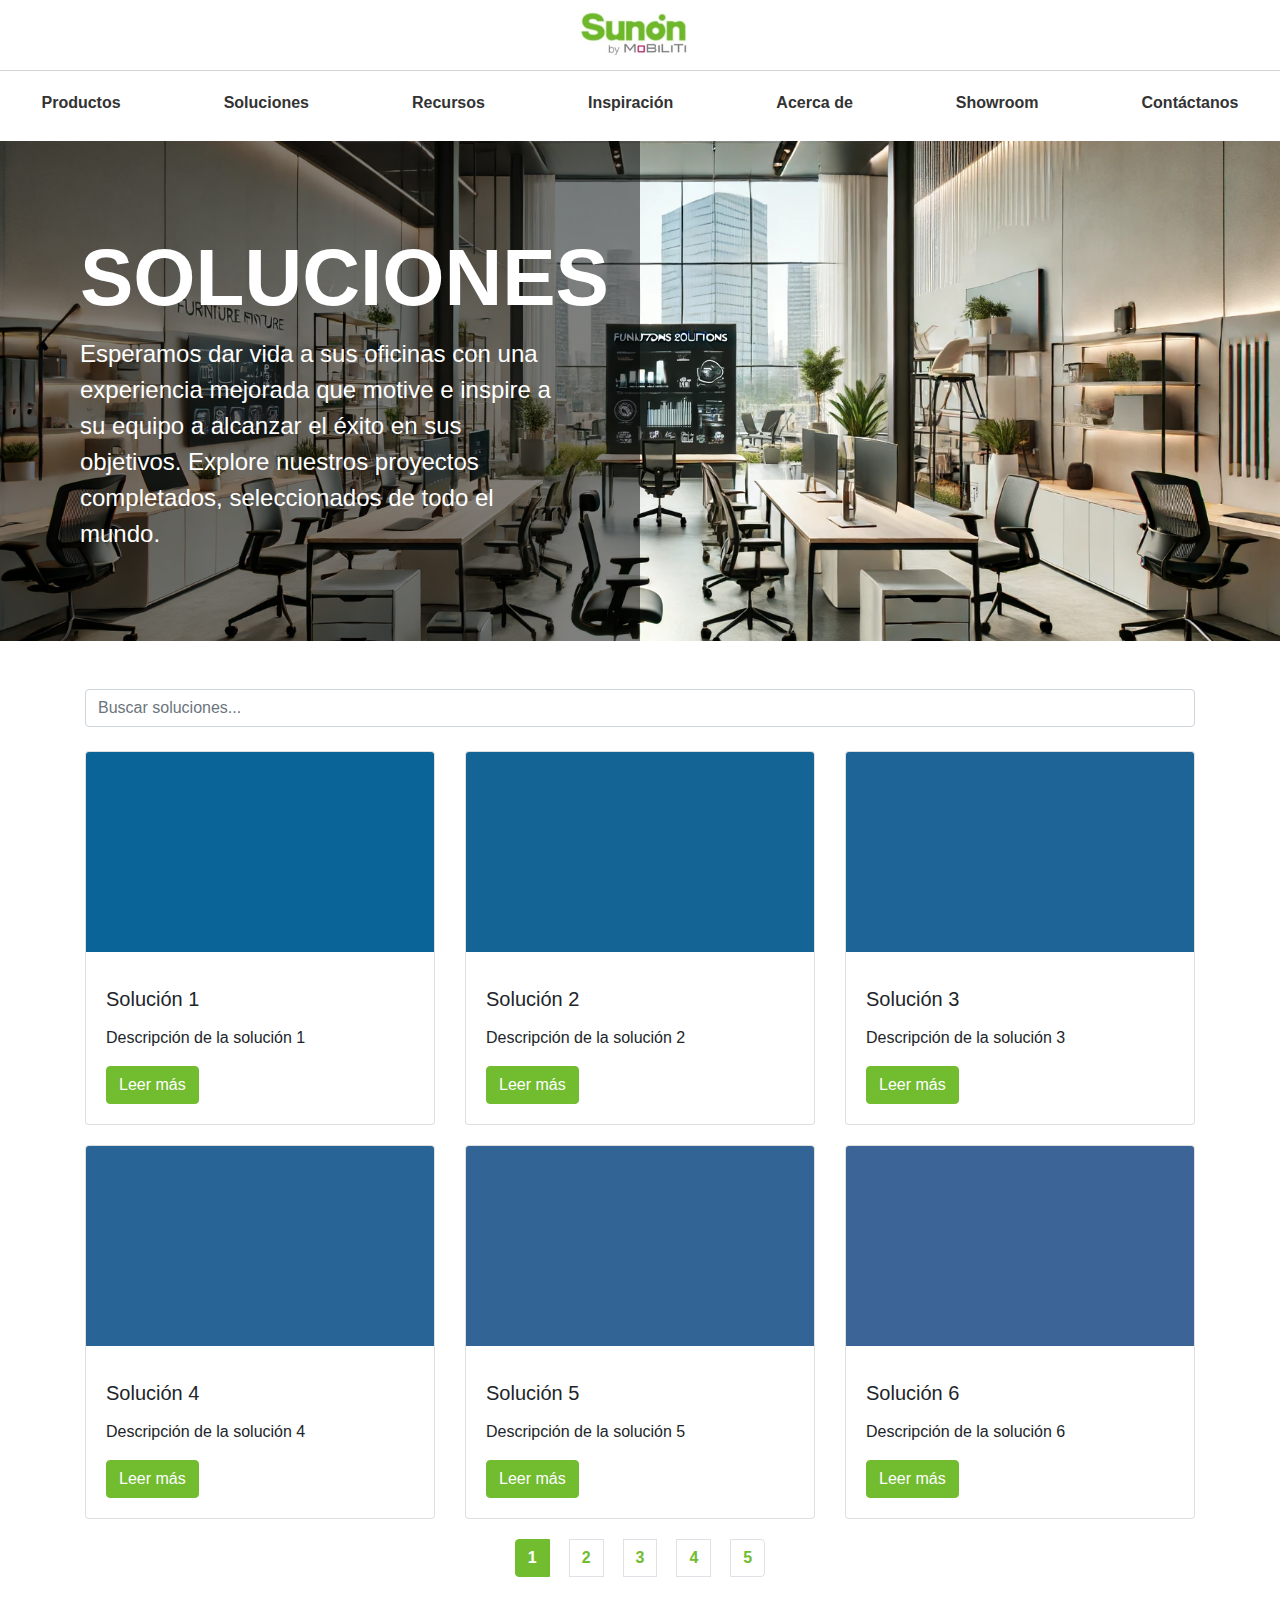
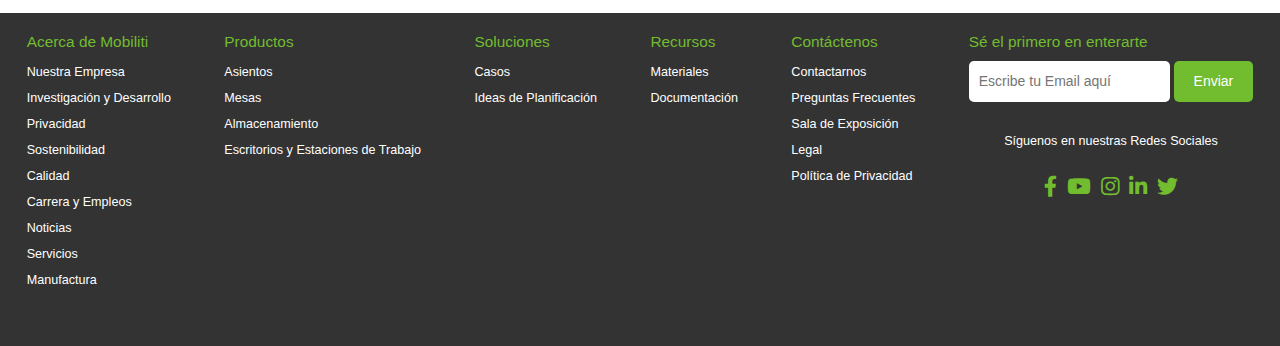
<file: solutions.html>
<!DOCTYPE html>
<html lang="es">
<head>
    <meta charset="UTF-8">
    <meta name="viewport" content="width=device-width, initial-scale=1.0">
    <title>Mobiliti</title>
    <link rel="stylesheet" href="css/styles.css">
    <link rel="stylesheet" href="https://maxcdn.bootstrapcdn.com/bootstrap/4.5.2/css/bootstrap.min.css">
    <link rel="stylesheet" href="https://cdnjs.cloudflare.com/ajax/libs/font-awesome/5.15.3/css/all.min.css">
    <link rel="stylesheet" href="css/solutions.css">
</head>
<body>
    <header id="header"></header>

    <section class="hero">
        <div id="carouselExampleIndicators" class="carousel slide" data-ride="carousel">
            <div class="carousel-inner">
                <div class="carousel-item active">
                    <div class="slide" style="background-image: url('images/solutions.webp');">
                        <div class="overlay">
                            <div class="overlay-content">
                                <h1>SOLUCIONES</h1>
                                <p>Esperamos dar vida a sus oficinas con una experiencia mejorada que motive e inspire a su equipo a alcanzar el éxito en sus objetivos.
                                    Explore nuestros proyectos completados, seleccionados de todo el mundo.</p>
                            </div>
                        </div>
                    </div>
                </div>
            </div>
        </div>
    </section>

    <div class="container mt-5">
        <div class="row">
            <div class="col-12">
                <input id="search-input" type="text" class="form-control mb-4" placeholder="Buscar soluciones...">
            </div>
        </div>
        <div id="solutions" class="row">
            <!-- Las tarjetas de soluciones se agregarán aquí dinámicamente -->
        </div>
        <div class="row">
            <div class="col-12">
                <nav aria-label="Page navigation">
                    <ul class="pagination justify-content-center">
                        <!-- La paginación se generará aquí dinámicamente -->
                    </ul>
                </nav>
            </div>
        </div>
    </div>

    
    <footer id="footer"></footer>

    <script src="https://code.jquery.com/jquery-3.5.1.slim.min.js"></script>
    <script src="https://cdn.jsdelivr.net/npm/@popperjs/core@2.9.2/dist/umd/popper.min.js"></script>
    <script src="https://maxcdn.bootstrapcdn.com/bootstrap/4.5.2/js/bootstrap.min.js"></script>
    <script src="js/solutions.js"></script>
    <script src="js/main.js"></script>
</body>
</html>
</file>
<file: css/styles.css>
body {
    margin: 0;
    font-family: Arial, sans-serif;
    padding: 0;
    box-sizing: border-box;
}

.hero {
    position: relative;
    overflow: hidden;
    width: 100%;
    height: 500px;
}

.slider {
    display: flex;
}

.carousel-inner .slide {
    flex: 1;
    height: 500px;
    background-size: cover;
    background-position: center;
    position: relative;
}

/* Ocultar las flechas de navegación */
.carousel-control-next-icon,
.carousel-control-prev-icon {
    visibility: hidden; 
}



.overlay {
    top: 0;
    left: 0;
    height: 100%;
    width: 50%;
    display: flex;
    justify-content: center;
    align-items: center;
    background: rgba(0, 0, 0, 0.5);
    color: #fff;
    text-align: left;
    padding: 20px;
    box-sizing: border-box;
}

.overlay-content {
    display: flex;
    flex-direction: column;
    justify-content: center;
    align-items: flex-start;
    width: 80%;
}

.overlay h1 {
    font-size: 4em; 
    font-weight: bold; 
    margin: 0 0 10px 0; 
}

.overlay p {
    font-size: 1.5em;
    margin: 0;
}

.hero h1 {
    font-size: 5em;
}

.hero p {
    font-size: 1.5em;
}

/* Estilos adicionales existentes */
header {
    background-color: #fff;
    padding: 10px 0;
    display: flex;
    flex-direction: column;
    text-align: center;
    justify-content: center; 
}

.logo {
    margin: 0 auto; 
    padding-bottom: 10px; 
}

.logo img {
    max-height: 50px;
}

.divider {
    width: 100%;
    border-bottom: 1px solid #d3d3d3;
    margin-bottom: 20px;
}

nav ul {
    list-style: none;
    display: flex;
    justify-content: space-around;
    padding: 0;
    margin-top: 0;
    flex-wrap: wrap;
    gap: 20px;
}

nav ul li {
    display: inline;
}

nav ul li a {
    text-decoration: none;
    color: #333;
    padding: 10px 10px;
    font-weight: bold;
    transition: background-color 0.3s, color 0.3s; 
}

nav ul li a.active-nav-menu {
    background-color: #72bc2f; 
    color: #fff; 
}

@media (max-width: 768px) {
    nav ul {
        flex-direction: column;
        align-items: center;
    }
    
    nav ul li {
        margin: 10px 0;
    }
}

.productos {
    padding: 50px 0;
    text-align: center;
}

.productos h2 {
    font-size: 2em;
    margin-bottom: 20px;
}

.categoria {
    display: flex;
    justify-content: center;
    gap: 20px;
    flex-wrap: wrap;
}

.categoria-item {
    position: relative;
    width: 300px; /* Ajusta el ancho según tus necesidades */
    overflow: hidden;
    border-radius: 10px;
}

.categoria-item img {
    width: 100%;
    height: auto; /* Mantener la relación de aspecto natural de la imagen */
    aspect-ratio: 9 / 16; /* Relación de aspecto 9:16 */
    object-fit: cover;
    display: block;
    transition: transform 0.3s ease;
}

.categoria-item .overlay {
    position: absolute;
    top: 0;
    left: 0;
    width: 100%;
    height: 20%; /* Hacer que el hover sea una franja gruesa en la parte superior */
    background: rgba(0, 0, 0, 0.7);
    color: #fff;
    display: flex;
    align-items: center;
    justify-content: center;
    font-weight: bold;
    box-sizing: border-box;
    text-align: center;
    padding: 10px;
}


.categoria-item:hover img {
    transform: scale(1.1);
}

.categoria-item .overlay h3 {
    margin: 0;
    font-size: 1.5em;
}

@media (max-width: 768px) {
    .categoria-item {
        width: 100%;
    }
    .categoria {
        gap: 10px;
    }
}

.productos-info {
    padding: 50px 20px;
    text-align: center;
}

.productos-info h2 {
    font-size: 2.5em;
    font-weight: bold;
    margin-bottom: 20px;
}

.productos-info p {
    font-size: 1.2em;
    max-width: 80%;
    margin: 0 auto;
    line-height: 1.6;
}

@media (max-width: 768px) {
    .productos-info h2 {
        font-size: 2em;
    }

    .productos-info p {
        font-size: 1em;
    }
}

.about {
    background-color: #f9f9f9;
    padding: 50px 20px;
    text-align: center;
}

.about blockquote {
    font-size: 1.2em;
    color: #000;
    font-weight: bold;
    max-width: 800px;
    margin: 0 auto;
    display: flex;
    align-items: center;
    justify-content: center;
    gap: 10px;
    flex-wrap: wrap;
}



.about blockquote .comilla {
    width: 40px;
    height: auto;
}

.about blockquote span {
    text-align: center;
    padding: 0 10px;
}

@media (max-width: 768px) {
    .about blockquote {
        font-size: 1em;
        gap: 5px;
    }

    .about blockquote .comilla {
        width: 20px;
    }
}


.news {
    padding: 50px 0;
    text-align: center;
}

.news h2 {
    font-size: 2em;
    margin-bottom: 20px;
}

.carousel-inner {
    display: flex;
    flex-wrap: nowrap;
    gap: 20px;
}

.carousel-item {
    display: flex;
    gap: 20px;
}

.row {
    margin: 0; /* Elimina cualquier margen por defecto */
}

.col-md-3 {
    position: relative;
    padding-top: 20px;
}

.col-md-3:not(:last-child)::after {
    content: '';
    position: absolute;
    top: 0;
    left: 0;
    height: 100%;
    width: 1px;
    background-color: #ccc; /* Color de la línea gris */
}

.news-item {
    width: 80%;
    margin: auto; /* Centra el contenido dentro de la columna */
    text-align: left; /* Alinea el texto a la izquierda */
}

.news-item img {
    width: 100%;
    height: auto;
    border-radius: 10px;
}

.news-item p {
    margin: 10px 0;
}

.news-item a {
    display: inline-block;
    padding: 5px 10px;
    color: white;
    background-color: #72bc2f;
    border-radius: 5px;
    text-decoration: none;
}

.carousel-controls {
    display: flex;
    justify-content: space-between;
    margin-top: 20px;
}

.solutions-hero {
    position: relative;
    text-align: center;
    color: white;
    margin-bottom: 5px; 
}

.solutions-hero-image {
    background-size: cover;
    background-position: center;
    height: 500px; /* Ajusta la altura según tus necesidades */
    position: relative;
}

.solutions-hero-overlay {
    position: absolute;
    top: 50%;
    left: 50%;
    transform: translate(-50%, -50%);
    background-color: rgba(0, 0, 0, 0.5); /* Fondo semi-transparente negro */
    width: 100%;
    height: 40%;
    display: flex;
    flex-direction: column;
    justify-content: center;
    align-items: center;
    text-align: center;
}

.solutions-hero h2 {
    margin: 0 0 20px 0;
    font-size: 2em;
}

.solutions-hero-button {
    display: inline-block;
    padding: 10px 20px;
    color: white;
    background-color: #72bc2f;
    border-radius: 5px;
    text-decoration: none;
    font-size: 1.2em;
    transition: background-color 0.3s;
}

.solutions-hero-button:hover {
    background-color: black; /* Color negro en el hover */
}

footer {
    margin-top: 20px;
    background-color: #333;
    color: #fff;
    padding: 20px 0;
    font-size: 14px; /* Ajuste general del tamaño de la fuente */
}

.footer-content {
    display: flex;
    flex-wrap: wrap;
    justify-content: space-around;
}

.footer-section {
    margin-bottom: 20px;
}

.footer-section h4 {
    margin-bottom: 10px;
    color: #72bc2f; /* Color verde para los títulos */
    font-size: 1.1em; /* Ajuste del tamaño de los títulos */
}

.footer-section ul {
    list-style: none;
    padding: 0;
}

.footer-section ul li {
    margin-bottom: 5px;
}

.footer-section ul li a {
    text-decoration: none;
    color: #fff;
    font-size: 0.9em; /* Ajuste del tamaño de los enlaces */
}


.footer-newsletter h4 {
    margin-bottom: 10px;
    color: #72bc2f; /* Color verde para los títulos */
    font-size: 1.1em; /* Ajuste del tamaño de los títulos */
}

.footer-newsletter form {
    justify-content: center;
    gap: 10px;
    flex-wrap: wrap; /* Permite que los elementos se envuelvan */
}

.footer-newsletter input {
    padding: 10px;
    border: none;
    border-radius: 5px;
    flex: 1;
    min-width: 200px;
    margin-bottom: 10px;
}

.footer-newsletter button {
    padding: 10px 20px;
    border: none;
    border-radius: 5px;
    background-color: #72bc2f;
    color: #fff;
    cursor: pointer;
}

.footer-social {
    text-align: center;
}

.footer-social p {
    margin: 20px 0;
    font-size: 0.9em; /* Ajuste del tamaño del texto */
}

.social-icons {
    display: flex;
    justify-content: center;
    gap: 10px;
}

.social-icons a {
    color: #72bc2f; 
    font-size: 1.5em;
    text-decoration: none;
}

.social-icons a:hover {
    color: #fff; 
}

.productos-section-container {
    display: flex;
    justify-content: center;
    align-items: center;
    gap: 10px; 
    flex-wrap: wrap;
    width: 100%;
    margin-top: -39px;
}
.productos-section-button {
    display: flex;
    flex-direction: column;
    justify-content: center;
    align-items: center;
    width: 150px; 
    height: 150px; 
    background-color: #fff;
    border: 2px solid #e0e0e0;
    text-align: center;
    text-decoration: none;
    color: #333;
    font-size: 14px;
    cursor: pointer;
    z-index: 10; 
}
.productos-section-button:hover {
    background-color: #f9f9f9;
}
.productos-section-button i {
    font-size: 40px; 
    margin-bottom: 10px;
}
.productos-section-active {
    background-color: #74b816;
    color: #fff;
    border: none;
}
.productos-section-active:hover {
    background-color: #66a70c;
}
</file>
<file: css/about.css>
.solution-card {
    margin-bottom: 20px;
}
.solution-card img {
    width: 100%;
    height: 200px;
    object-fit: cover;
}
.solution-card h5 {
    margin: 15px 0;
}
.btn-primary {
    background-color: #72bc2f;
    border-color: #72bc2f;
}
.btn-primary:hover {
    background-color: #5a9b23;
    border-color: #5a9b23;
}
.pagination .page-item.active .page-link {
    background-color: #72bc2f;
    border-color: #72bc2f;
}
.pagination .page-link {
    color: #72bc2f;
}
.pagination .page-link:hover {
    color: #5a9b23;
}
.hover-box {
    background-color: #343a40;
    transition: background-color 0.3s;
    height: 100%;
    display: flex;
    flex-direction: column;
    justify-content: center;
}

.hover-box:hover {
    background-color: #6c757d;
}

.hover-box h2 {
    font-size: 2.5rem;
}

.hover-box p {
    font-size: 1.2rem;
}
</file>
<file: css/contact.css>
body {
    background-color: #f8f9fa;
}

h2 {
    font-size: 1.5rem;
    font-weight: bold;
}

#contactForm {
    background-color: #ffffff;
    padding: 20px;
    border-radius: 10px;
    box-shadow: 0 0 10px rgba(0, 0, 0, 0.1);
}

.btn-success {
    background-color: #28a745;
    border: none;
    padding: 10px 20px;
    font-size: 1rem;
    font-weight: bold;
    border-radius: 5px;
    transition: background-color 0.3s;
}

.btn-success:hover {
    background-color: #218838;
}
h5 {
    font-size: 1.25rem;
    font-weight: bold;
    margin-top: 10px;
}

p {
    font-size: 1rem;
    color: #6c757d;
}

.fa-2x {
    color: #000;
}
</file>
<file: css/materials.css>
.material-card {
    margin-bottom: 20px;
}
.material-card img {
    width: 100%;
    height: 150px;
    object-fit: cover;
}
.filter-section {
    margin-bottom: 20px;
}
.pagination {
    justify-content: center;
}
.active-filter {
    font-weight: bold;
}

.btn-primary {
    background-color: #72bc2f;
    border-color: #72bc2f;
}
.btn-primary:hover {
    background-color: #5a9b23;
    border-color: #5a9b23;
}
.pagination .page-item.active .page-link {
    background-color: #72bc2f;
    border-color: #72bc2f;
}
.pagination .page-link {
    color: #72bc2f;
}
.pagination .page-link:hover {
    color: #5a9b23;
}
</file>
<file: css/prod.css>
.section {
    background-color: #f0f0f0;
    display: flex;
    justify-content: center;
    padding: 40px 0;
    margin-bottom: 20px;
}
.content-wrapper {
    width: 80%;
    display: flex;
    align-items: center;
}
.text-content {
    flex: 1;
    padding: 20px;
    text-align: center;
}
.text-content h2 {
    font-size: 2.5em;
}
.text-content p {
    font-size: 1.25em;
}
.image-content {
    flex: 1;
    display: flex;
    align-items: center;
    justify-content: center;
}

.container{
    margin-bottom: 40px;
}

.container-product {
    display: flex;
}

.left-image {
    width: 300px; /* Tamaño fijo para la imagen izquierda */
    height: 533px; /* Relación de aspecto 9:16 */
    background-color: lightgray; /* Placeholder color */
}

.right-section {
    display: flex;
    flex-direction: column;
    justify-content: space-between;
    margin-left: 20px;
}

.grid {
    display: grid;
    grid-template-columns: repeat(2, 1fr);
    gap: 10px;
}

.grid img {
    width: 100%;
    height: 100%;
    object-fit: cover;
    background-color: lightgray; /* Placeholder color */
}

.title {
    text-align: center;
    font-size: 3rem; /* Tamaño grande para el texto */
    color: #72bc2f;
    margin-top: 20px;
}

.section-product {
    display: flex;
    justify-content: center; /* Centramos la sección */
    padding: 40px 0;
    background-color: #f0f0f0; /* Fondo gris para la sección */
    margin-top: 40px; /* Ajusta el valor según sea necesario */
    position: relative; /* Necesario para posicionar el pseudo-elemento */
    margin-bottom: 40px;
}

.section-product .container-product {
    width: 80%;
    background-color: #d9d9d9; /* Fondo gris claro para el contenedor */
    padding: 20px;
    display: flex;
    justify-content: space-between;
    border-radius: 8px; /* Bordes redondeados opcionales */
    position: relative; /* Necesario para posicionar el pseudo-elemento */
    z-index: 1; /* Asegura que el contenido esté por encima del pseudo-elemento */
}

/* Pseudo-elemento para el adorno en forma de "L" */
.section-product::before {
    content: "";
    position: absolute;
    bottom: 0;
    left: 0;
    width: 160px; /* Ajusta el ancho del adorno */
    height: 160px; /* Ajusta el alto del adorno */
    border-left: 15px solid #72bc2f; /* Color y grosor del borde izquierdo */
    border-bottom: 15px solid #72bc2f; /* Color y grosor del borde inferior */
    z-index: 0; /* Coloca el adorno detrás del contenido */
}

.left-image img {
    width: 100%; /* Aseguramos que la imagen ocupe el 100% de su contenedor */
    height: auto;
    display: block;
    margin: 0 auto;
}

.right-section .title {
    text-align: center;
    font-size: 3rem; /* Tamaño grande para el texto */
    color: #72bc2f;
    margin-top: 20px;
    font-weight: bold; /* Texto en negritas */
}

.nav-tabs {
    border-bottom: 1px solid #dee2e6;
}
.nav-tabs .nav-link {
    border: none;
    color: #555;
    padding: 10px 15px;
    background: none;
    cursor: pointer;
}
.nav-tabs .nav-link:hover {
    color: #72bc2f;
}
.nav-tabs .nav-link.active {
    color: #72bc2f;
    background: none;
    border: none;
    border-bottom: 2px solid #72bc2f;
}
.table-container {
    margin-top: 20px;
}
.tab-content {
    border: 1px solid #dee2e6;
    border-top: none;
    padding: 15px;
}


.product {
    text-align: center;
}
.footer {
    background-color: #f4f4f4;
    padding: 20px;
    text-align: center;
}
.titulo {
    font-size: 1.2em;
    font-weight: bold;
}

.descripcion {
    font-size: 0.9em;
}

.item {
    position: relative;
    overflow: hidden;
}

.item img {
    width: 100%;
    display: block;
}

.item-info {
    background: rgba(0, 0, 0, 0.7);
    color: white;
    padding: 10px;
    position: absolute;
    bottom: 0;
    left: 0;
    right: 0;
    font-size: 0.9em;
}

.item-info .titulo {
    font-weight: bold;
}


h2 {
    font-size: 1.5rem;
    font-weight: bold;
}

#contactForm {
    background-color: #ffffff;
    padding: 20px;
    border-radius: 10px;
    box-shadow: 0 0 10px rgba(0, 0, 0, 0.1);
}

.btn-success {
    background-color: #28a745;
    border: none;
    padding: 10px 20px;
    font-size: 1rem;
    font-weight: bold;
    border-radius: 5px;
    transition: background-color 0.3s;
}

.btn-success:hover {
    background-color: #218838;
}
h5 {
    font-size: 1.25rem;
    font-weight: bold;
    margin-top: 10px;
}

p {
    font-size: 1rem;
    color: #6c757d;
}

.fa-2x {
    color: #000;
}
</file>
<file: css/product.css>
.producto {
    position: relative;
    overflow: hidden;
}

.producto img {
    width: 100%;
    display: block;
}

.producto-hover {
    position: absolute;
    bottom: 0;
    left: 0;
    right: 0;
    background: rgba(0, 0, 0, 0.7);
    color: white;
    padding: 10px;
    transform: translateY(100%);
    transition: transform 0.3s ease;
}

.producto:hover .producto-hover {
    transform: translateY(0);
}

.titulo {
    font-size: 1.2em;
    font-weight: bold;
}

.descripcion {
    font-size: 0.9em;
}

.item {
    position: relative;
    overflow: hidden;
}

.item img {
    width: 100%;
    display: block;
}

.item-info {
    background: rgba(0, 0, 0, 0.7);
    color: white;
    padding: 10px;
    position: absolute;
    bottom: 0;
    left: 0;
    right: 0;
    font-size: 0.9em;
}

.item-info .titulo {
    font-weight: bold;
}
</file>
<file: css/solutions.css>
.solution-card {
    margin-bottom: 20px;
}
.solution-card img {
    width: 100%;
    height: 200px;
    object-fit: cover;
}
.solution-card h5 {
    margin: 15px 0;
}
.btn-primary {
    background-color: #72bc2f;
    border-color: #72bc2f;
}
.btn-primary:hover {
    background-color: #5a9b23;
    border-color: #5a9b23;
}
.pagination .page-item.active .page-link {
    background-color: #72bc2f;
    border-color: #72bc2f;
}
.pagination .page-link {
    color: #72bc2f;
}
.pagination .page-link:hover {
    color: #5a9b23;
}
</file>
